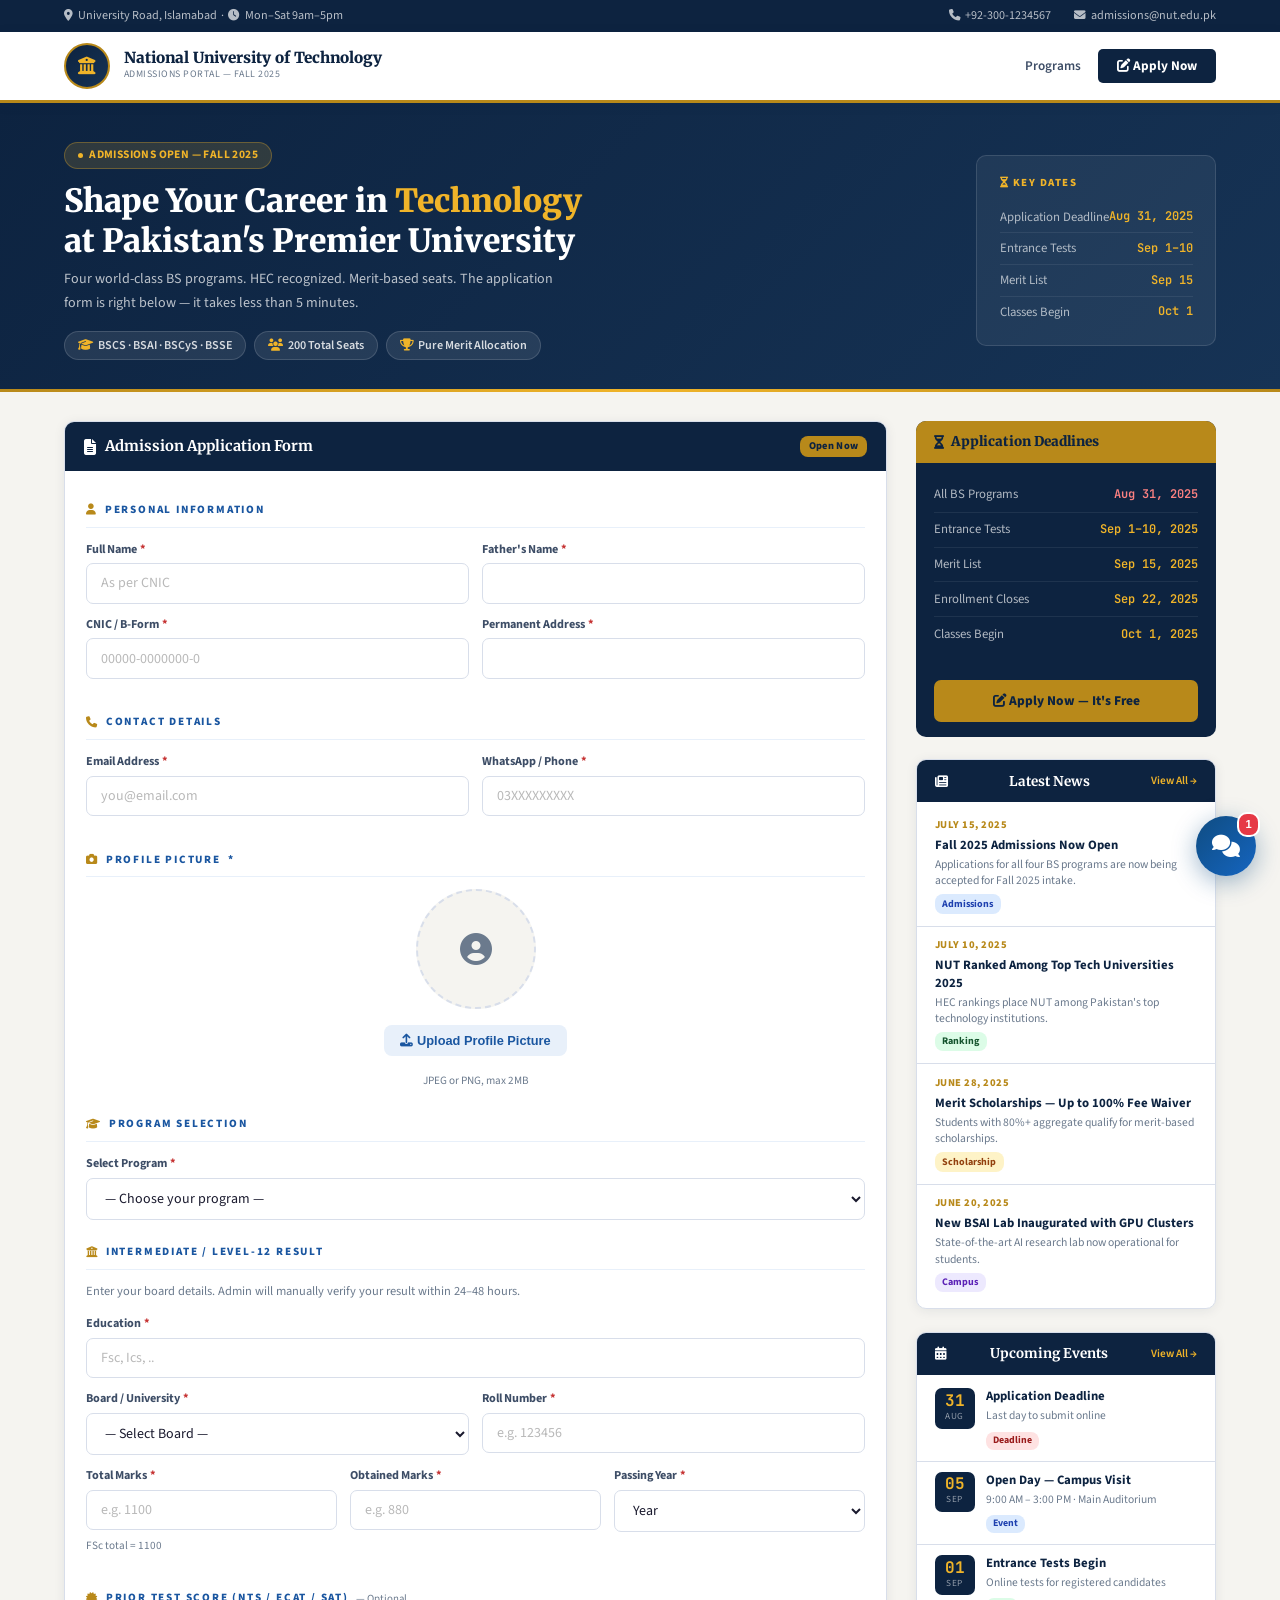
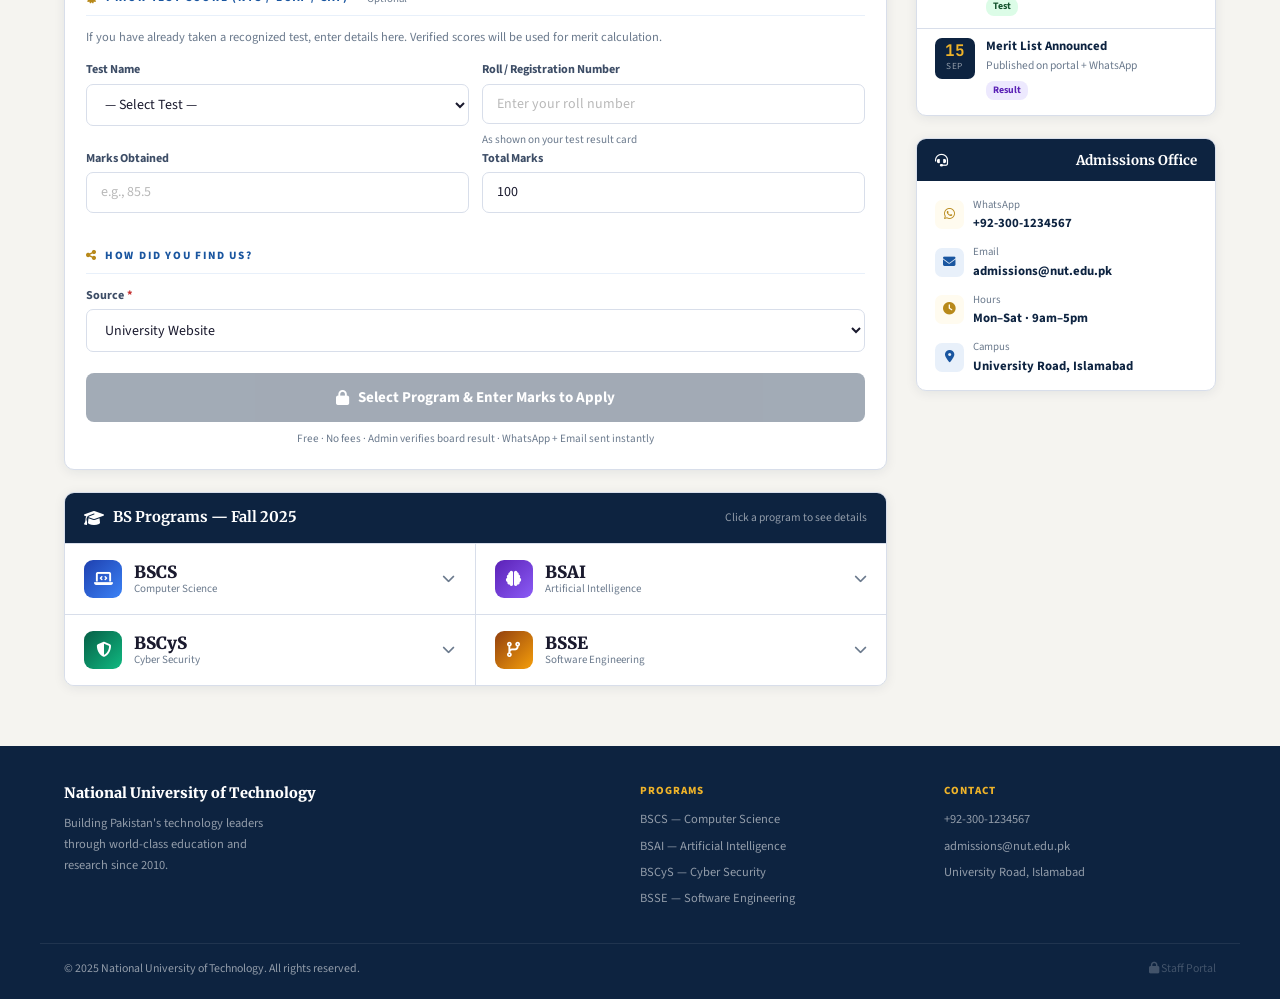
<file: index.html>
<!DOCTYPE html>
<html lang="en">
<head>
<meta charset="UTF-8">
<meta name="viewport" content="width=device-width, initial-scale=1.0">
<meta property="og:title" content="NUT Admissions 2025 — Apply Now">
<meta property="og:description" content="Apply for BSCS, BSAI, BSCyS, BSSE — Fall 2025">
<title>National University of Technology — Admissions 2025</title>
<link rel="preconnect" href="https://fonts.googleapis.com">
<link href="https://fonts.googleapis.com/css2?family=Merriweather:wght@400;700;900&family=Source+Sans+3:wght@300;400;500;600;700&family=JetBrains+Mono:wght@500&display=swap" rel="stylesheet">
<link rel="stylesheet" href="https://cdnjs.cloudflare.com/ajax/libs/font-awesome/6.4.0/css/all.min.css">
<style>
:root {
  --navy:     #0d2340;
  --navy2:    #163355;
  --gold:     #b8891a;
  --gold-lt:  #f0b429;
  --gold-bg:  #fffbef;
  --blue:     #1a56a0;
  --blue-lt:  #e8f0fa;
  --cream:    #f5f4f0;
  --white:    #ffffff;
  --text:     #1a1a2e;
  --text2:    #3d4d66;
  --muted:    #6b7a8d;
  --border:   #d8deea;
  --red:      #c53030;
  --green:    #276749;
  --green-bg: #f0fff4;
  --shadow:   0 2px 12px rgba(13,35,64,.08);
  --shadow-md:0 6px 24px rgba(13,35,64,.12);
}

*, *::before, *::after { margin:0; padding:0; box-sizing:border-box; }
html { scroll-behavior:smooth; }
body { font-family:'Source Sans 3',sans-serif; background:var(--cream); color:var(--text); line-height:1.6; }
::selection { background:var(--gold-lt); color:var(--navy); }
a { text-decoration:none; color:inherit; }

/* ── UTILITY BAR ── */
.util-bar { background:var(--navy); color:rgba(255,255,255,.7); font-size:.76rem; padding:.38rem 0; }
.util-inner { max-width:1200px; margin:0 auto; padding:0 1.5rem; display:flex; justify-content:space-between; align-items:center; flex-wrap:wrap; gap:.3rem; }
.util-bar a { color:rgba(255,255,255,.7); margin-left:1.3rem; transition:.2s; }
.util-bar a:hover { color:var(--gold-lt); }
.util-bar i { margin-right:.3rem; font-size:.72rem; }

/* ── HEADER ── */
.site-header {
  background:var(--white); border-bottom:3px solid var(--gold);
  position:sticky; top:0; z-index:300; box-shadow:var(--shadow);
}
.hdr-inner { max-width:1200px; margin:0 auto; padding:0 1.5rem; display:flex; align-items:center; justify-content:space-between; height:68px; gap:1rem; }
.logo { display:flex; align-items:center; gap:.85rem; }
.logo-badge { width:46px; height:46px; border-radius:50%; background:linear-gradient(135deg,var(--navy),var(--navy2)); display:flex; align-items:center; justify-content:center; color:var(--gold-lt); font-size:1.1rem; border:2px solid var(--gold); flex-shrink:0; }
.logo-text .name { font-family:'Merriweather',serif; font-size:.95rem; color:var(--navy); font-weight:900; line-height:1.2; }
.logo-text .sub { font-size:.62rem; color:var(--muted); letter-spacing:.5px; text-transform:uppercase; }
.nav-links { display:flex; align-items:center; gap:.2rem; }
.nav-links a { padding:.4rem .85rem; color:var(--text2); font-size:.83rem; font-weight:600; border-radius:5px; transition:.2s; }
.nav-links a:hover { color:var(--navy); background:var(--blue-lt); }
.nav-links .apply-btn { background:var(--navy); color:var(--white) !important; font-weight:700; padding:.4rem 1.2rem; }
.nav-links .apply-btn:hover { background:var(--navy2); }
.ham { display:none; background:none; border:none; color:var(--navy); font-size:1.3rem; cursor:pointer; }

/* ── HERO STRIP ── */
.hero-strip { background:linear-gradient(135deg,var(--navy) 0%,var(--navy2) 100%); color:var(--white); padding:2.4rem 0 2rem; position:relative; overflow:hidden; }
.hero-strip::after { content:''; position:absolute; bottom:0; left:0; right:0; height:3px; background:linear-gradient(90deg,var(--gold),var(--gold-lt),var(--gold)); }
.hero-inner { max-width:1200px; margin:0 auto; padding:0 1.5rem; display:flex; align-items:center; justify-content:space-between; gap:2rem; flex-wrap:wrap; }
.hero-text .chip { display:inline-flex; align-items:center; gap:.4rem; background:rgba(240,180,41,.15); border:1px solid rgba(240,180,41,.3); color:var(--gold-lt); padding:.22rem .8rem; border-radius:20px; font-size:.72rem; font-weight:700; letter-spacing:.4px; text-transform:uppercase; margin-bottom:.75rem; }
.hero-text .chip span { width:5px; height:5px; background:var(--gold-lt); border-radius:50%; animation:blink 1.4s infinite; }
@keyframes blink { 0%,100%{opacity:1} 50%{opacity:.2} }
.hero-text h1 { font-family:'Merriweather',serif; font-size:clamp(1.4rem,2.5vw,2rem); font-weight:900; line-height:1.25; margin-bottom:.45rem; }
.hero-text h1 em { color:var(--gold-lt); font-style:normal; }
.hero-text p { font-size:.88rem; color:rgba(255,255,255,.72); max-width:520px; line-height:1.65; }
.hero-badges { display:flex; flex-wrap:wrap; gap:.5rem; margin-top:1rem; }
.hbadge { background:rgba(255,255,255,.09); border:1px solid rgba(255,255,255,.14); color:rgba(255,255,255,.82); padding:.25rem .8rem; border-radius:20px; font-size:.76rem; font-weight:600; }
.hbadge i { margin-right:.3rem; color:var(--gold-lt); }
.hero-deadline { background:rgba(255,255,255,.06); border:1px solid rgba(255,255,255,.12); border-radius:10px; padding:1.1rem 1.4rem; min-width:220px; }
.hdl-label { font-size:.68rem; font-weight:800; letter-spacing:1.5px; text-transform:uppercase; color:var(--gold-lt); margin-bottom:.65rem; }
.hdl-item { display:flex; justify-content:space-between; align-items:center; padding:.32rem 0; border-bottom:1px solid rgba(255,255,255,.07); font-size:.8rem; }
.hdl-item:last-child { border-bottom:none; }
.hdl-item .lbl { color:rgba(255,255,255,.65); }
.hdl-item .val { font-family:'JetBrains Mono',monospace; color:var(--gold-lt); font-size:.75rem; font-weight:600; }
.hdl-item .val.red { color:#fc8181; }

/* ── PAGE LAYOUT ── */
.page-wrap { max-width:1200px; margin:0 auto; padding:1.8rem 1.5rem; display:grid; grid-template-columns:1fr 300px; gap:1.8rem; align-items:start; }

/* ── FORM COLUMN ── */
.form-col { display:flex; flex-direction:column; gap:1.4rem; }

/* CARDS */
.card { background:var(--white); border-radius:10px; border:1px solid var(--border); box-shadow:var(--shadow); overflow:hidden; }
.card-hd { background:var(--navy); color:var(--white); padding:.8rem 1.2rem; display:flex; align-items:center; gap:.55rem; }
.card-hd h2 { font-family:'Merriweather',serif; font-size:.92rem; font-weight:700; }
.card-hd .open-badge { background:var(--gold); color:var(--navy); font-size:.65rem; font-weight:800; padding:.12rem .55rem; border-radius:8px; margin-left:auto; letter-spacing:.3px; }
.card-body { padding:1.3rem; }

/* SOURCE LOCK BADGE */
.src-lock { display:none; align-items:center; gap:.55rem; justify-content:space-between; background:var(--blue-lt); border:1px solid rgba(26,86,160,.22); border-left:3px solid var(--blue); color:var(--navy); padding:.6rem .95rem; border-radius:8px; margin-bottom:1.1rem; font-size:.82rem; }
.src-lock .src-info { display:flex; align-items:center; gap:.45rem; font-weight:700; }
.src-lock .src-lock-note { font-size:.7rem; color:var(--muted); display:flex; align-items:center; gap:.3rem; }

/* FORM FIELDS */
.f-row { display:grid; grid-template-columns:1fr 1fr; gap:.8rem; }
.f-row3 { display:grid; grid-template-columns:1fr 1fr 1fr; gap:.8rem; }
.f-g { display:flex; flex-direction:column; gap:.25rem; margin-bottom:.7rem; }
.f-g:last-child { margin-bottom:0; }
.f-g label { font-size:.76rem; font-weight:700; color:var(--text2); }
.f-g label .req { color:var(--red); margin-left:1px; }
.f-g input, .f-g select {
  padding:.58rem .88rem; border:1.5px solid var(--border); border-radius:7px;
  font-size:.875rem; font-family:'Source Sans 3',sans-serif; color:var(--text);
  outline:none; transition:.2s; background:var(--white); width:100%;
}
.f-g select option { background:var(--white); }
.f-g input::placeholder { color:rgba(0,0,0,.28); }
.f-g input:focus, .f-g select:focus { border-color:var(--blue); box-shadow:0 0 0 3px rgba(26,86,160,.09); }
.f-hint { font-size:.7rem; color:var(--muted); margin-top:.16rem; }
.f-sec { font-size:.7rem; font-weight:800; letter-spacing:1.8px; text-transform:uppercase; color:var(--blue); padding:.55rem 0 .5rem; border-bottom:1.5px solid var(--blue-lt); margin:.9rem 0 .75rem; display:flex; align-items:center; gap:.45rem; }
.f-sec:first-child { margin-top:0; }
.f-sec i { color:var(--gold); }
.f-sec .opt { font-weight:400; text-transform:none; letter-spacing:0; color:var(--muted); font-size:.68rem; }

/* Profile Picture Upload */
.profile-upload {
    display: flex;
    flex-direction: column;
    align-items: center;
    gap: 1rem;
    margin-bottom: 1rem;
}
.profile-preview {
    width: 120px;
    height: 120px;
    border-radius: 50%;
    object-fit: cover;
    border: 3px solid var(--gold);
    background: var(--cream);
    box-shadow: var(--shadow);
}
.profile-preview-placeholder {
    width: 120px;
    height: 120px;
    border-radius: 50%;
    background: var(--cream);
    border: 2px dashed var(--border);
    display: flex;
    align-items: center;
    justify-content: center;
    font-size: 2rem;
    color: var(--muted);
}
.upload-btn {
    background: var(--blue-lt);
    color: var(--blue);
    padding: .5rem 1rem;
    border-radius: 8px;
    cursor: pointer;
    font-size: .8rem;
    font-weight: 600;
    border: none;
    transition: .2s;
}
.upload-btn:hover {
    background: var(--blue);
    color: white;
}
#profile_picture_input {
    display: none;
}

/* ELIGIBILITY */
.elig-msg { border-radius:8px; padding:.6rem .88rem; font-size:.81rem; display:none; align-items:center; gap:.45rem; margin-top:.25rem; }
.elig-msg.pass { background:var(--green-bg); border:1px solid rgba(39,103,73,.22); color:var(--green); display:flex; }
.elig-msg.fail { background:#fff5f5; border:1px solid rgba(197,48,48,.22); color:var(--red); display:flex; }

/* SUBMIT */
.btn-submit { width:100%; background:var(--navy); color:var(--white); border:none; padding:.9rem; border-radius:8px; font-size:.94rem; font-weight:700; cursor:pointer; font-family:'Source Sans 3',sans-serif; display:flex; align-items:center; justify-content:center; gap:.55rem; transition:.25s; }
.btn-submit:hover:not(:disabled) { background:var(--navy2); box-shadow:var(--shadow-md); transform:translateY(-1px); }
.btn-submit:disabled { opacity:.38; cursor:not-allowed; transform:none; }
.submit-note { font-size:.7rem; color:var(--muted); text-align:center; margin-top:.5rem; }

/* FORM ALERT */
.f-alert { padding:.8rem 1rem; border-radius:8px; font-size:.82rem; display:flex; align-items:flex-start; gap:.5rem; margin-top:.8rem; }
.f-alert-ok  { background:var(--green-bg); border:1px solid rgba(39,103,73,.18); color:var(--green); }
.f-alert-err { background:#fff5f5; border:1px solid rgba(197,48,48,.18); color:var(--red); }

/* ── PROGRAMS SECTION (accordion cards) ── */
.prog-section { background:var(--white); border-radius:10px; border:1px solid var(--border); box-shadow:var(--shadow); overflow:hidden; }
.prog-section-head { background:var(--navy); color:var(--white); padding:.8rem 1.2rem; display:flex; align-items:center; gap:.55rem; }
.prog-section-head h2 { font-family:'Merriweather',serif; font-size:.92rem; font-weight:700; }
.prog-cards-grid { display:grid; grid-template-columns:1fr 1fr; gap:0; border-top:1px solid var(--border); }

/* Individual program card */
.prog-card { border-right:1px solid var(--border); border-bottom:1px solid var(--border); overflow:hidden; }
.prog-card:nth-child(2n) { border-right:none; }
.prog-card:nth-child(3), .prog-card:nth-child(4) { border-bottom:none; }

.prog-card-header {
  display:flex; align-items:center; justify-content:space-between;
  padding:1rem 1.2rem; cursor:pointer; user-select:none; transition:.18s;
  background:var(--white);
}
.prog-card-header:hover { background:var(--cream); }
.prog-card-header.active { background:var(--navy); color:var(--white); }

.prog-name-wrap { display:flex; align-items:center; gap:.75rem; }
.prog-dot { width:38px; height:38px; border-radius:9px; display:flex; align-items:center; justify-content:center; font-size:.95rem; flex-shrink:0; }
.dot-cs  { background:linear-gradient(135deg,#1e40af,#3b82f6); color:#fff; }
.dot-ai  { background:linear-gradient(135deg,#5b21b6,#8b5cf6); color:#fff; }
.dot-cy  { background:linear-gradient(135deg,#065f46,#10b981); color:#fff; }
.dot-se  { background:linear-gradient(135deg,#92400e,#f59e0b); color:#fff; }
.prog-abbr { font-family:'Merriweather',serif; font-size:1.05rem; font-weight:900; line-height:1.1; }
.prog-abbr small { display:block; font-family:'Source Sans 3',sans-serif; font-size:.69rem; font-weight:400; color:var(--muted); margin-top:.1rem; }
.prog-card-header.active .prog-abbr small { color:rgba(255,255,255,.6); }
.prog-toggle { font-size:.82rem; color:var(--muted); transition:.3s; }
.prog-card-header.active .prog-toggle { transform:rotate(180deg); color:var(--gold-lt); }

/* Sliding detail */
.prog-detail {
  max-height:0; overflow:hidden; transition:max-height .32s ease;
  background:rgba(232,240,250,.4); border-top:0 solid var(--border);
}
.prog-detail.open { max-height:320px; border-top:1px solid var(--border); }
.prog-detail-inner { padding:1rem 1.2rem; }
.prog-detail-inner p { font-size:.8rem; color:var(--text2); line-height:1.65; margin-bottom:.75rem; }
.prog-meta-list { display:flex; flex-direction:column; gap:.3rem; }
.pm-row { display:flex; justify-content:space-between; align-items:center; font-size:.78rem; padding:.25rem 0; border-bottom:1px solid rgba(0,0,0,.05); }
.pm-row:last-child { border-bottom:none; }
.pm-row .pm-lbl { color:var(--muted); }
.pm-row .pm-val { font-weight:700; color:var(--navy); }
.prog-apply-link { display:inline-flex; align-items:center; gap:.4rem; margin-top:.75rem; background:var(--navy); color:var(--white); padding:.45rem 1rem; border-radius:6px; font-size:.78rem; font-weight:700; transition:.2s; cursor:pointer; border:none; font-family:inherit; }
.prog-apply-link:hover { background:var(--blue); }

/* ── SIDEBAR ── */
.sidebar-col { display:flex; flex-direction:column; gap:1.4rem; position:sticky; top:82px; }

/* Deadline card */
.dl-card { background:var(--navy); color:var(--white); border-radius:10px; overflow:hidden; }
.dl-hd { background:var(--gold); color:var(--navy); padding:.65rem 1.1rem; font-family:'Merriweather',serif; font-size:.84rem; font-weight:900; display:flex; align-items:center; gap:.45rem; }
.dl-body { padding:.9rem 1.1rem; }
.dl-row { display:flex; justify-content:space-between; align-items:center; padding:.42rem 0; border-bottom:1px solid rgba(255,255,255,.07); font-size:.8rem; }
.dl-row:last-child { border-bottom:none; }
.dl-row .l { color:rgba(255,255,255,.68); }
.dl-row .v { font-family:'JetBrains Mono',monospace; color:var(--gold-lt); font-size:.75rem; font-weight:600; }
.dl-row .v.urgent { color:#fc8181; }
.dl-btn { display:block; margin:.9rem 1.1rem .9rem; background:var(--gold); color:var(--navy); text-align:center; padding:.65rem; border-radius:7px; font-weight:800; font-size:.84rem; transition:.2s; }
.dl-btn:hover { background:var(--gold-lt); }

/* Sidebar card */
.sb-card { background:var(--white); border-radius:10px; border:1px solid var(--border); box-shadow:var(--shadow); overflow:hidden; }
.sb-hd { background:var(--navy); color:var(--white); padding:.65rem 1.1rem; font-family:'Merriweather',serif; font-size:.84rem; font-weight:700; display:flex; align-items:center; gap:.45rem; justify-content:space-between; }
.sb-hd a { font-size:.7rem; color:var(--gold-lt); font-family:'Source Sans 3',sans-serif; font-weight:600; }
.sb-hd i { font-size:.82rem; }

/* News list */
.news-list { padding:.25rem 0; }
.news-item { padding:.65rem 1.1rem; border-bottom:1px solid var(--border); transition:.18s; }
.news-item:last-child { border-bottom:none; }
.news-item:hover { background:var(--blue-lt); }
.news-date { font-size:.66rem; font-weight:800; color:var(--gold); text-transform:uppercase; letter-spacing:.5px; margin-bottom:.2rem; }
.news-title { font-size:.8rem; font-weight:700; color:var(--navy); line-height:1.35; margin-bottom:.18rem; }
.news-desc { font-size:.73rem; color:var(--muted); line-height:1.4; }
.news-tag { display:inline-block; font-size:.63rem; font-weight:700; padding:.1rem .48rem; border-radius:8px; margin-top:.28rem; }
.nt-adm   { background:#dbeafe; color:#1e40af; }
.nt-rank  { background:#dcfce7; color:#14532d; }
.nt-sch   { background:#fef3c7; color:#92400e; }
.nt-camp  { background:#ede9fe; color:#5b21b6; }

/* Events list */
.events-list { padding:.25rem 0; }
.ev-item { padding:.6rem 1.1rem; border-bottom:1px solid var(--border); display:flex; gap:.7rem; align-items:flex-start; }
.ev-item:last-child { border-bottom:none; }
.ev-date { background:var(--navy); color:var(--white); border-radius:7px; padding:.3rem .45rem; text-align:center; flex-shrink:0; min-width:40px; }
.ev-date .ed { font-family:'JetBrains Mono',monospace; font-size:1rem; font-weight:700; color:var(--gold-lt); line-height:1; }
.ev-date .em { font-size:.58rem; text-transform:uppercase; color:rgba(255,255,255,.55); letter-spacing:.4px; }
.ev-info .et { font-size:.8rem; font-weight:700; color:var(--navy); line-height:1.3; }
.ev-info .es { font-size:.72rem; color:var(--muted); margin-top:.15rem; }
.ev-badge { font-size:.62rem; font-weight:700; padding:.08rem .45rem; border-radius:8px; display:inline-block; margin-top:.22rem; }
.evb-dead { background:#fee2e2; color:#991b1b; }
.evb-ev   { background:#dbeafe; color:#1e40af; }
.evb-test { background:#dcfce7; color:#14532d; }
.evb-res  { background:#ede9fe; color:#5b21b6; }

/* Contact mini */
.contact-mini { padding:.9rem 1.1rem; display:flex; flex-direction:column; gap:.6rem; }
.cm-item { display:flex; align-items:center; gap:.6rem; }
.cm-ic { width:29px; height:29px; border-radius:7px; display:flex; align-items:center; justify-content:center; font-size:.78rem; flex-shrink:0; }
.cm-gold { background:var(--gold-bg); color:var(--gold); }
.cm-blue { background:var(--blue-lt); color:var(--blue); }
.cm-lbl { font-size:.68rem; color:var(--muted); }
.cm-val { font-size:.8rem; font-weight:700; color:var(--navy); }

/* ── FOOTER ── */
.site-footer { background:var(--navy); color:rgba(255,255,255,.55); padding:2.2rem 0 1.2rem; margin-top:2rem; }
.footer-inner { max-width:1200px; margin:0 auto; padding:0 1.5rem; display:grid; grid-template-columns:2fr 1fr 1fr; gap:2rem; margin-bottom:1.8rem; }
.fb-name { font-family:'Merriweather',serif; font-size:.9rem; color:var(--white); font-weight:900; margin-bottom:.55rem; }
.fb-desc { font-size:.78rem; line-height:1.65; max-width:220px; }
.fc h4 { font-size:.69rem; font-weight:800; letter-spacing:1px; text-transform:uppercase; color:var(--gold-lt); margin-bottom:.7rem; }
.fc a  { display:block; font-size:.78rem; color:rgba(255,255,255,.55); margin-bottom:.38rem; transition:.18s; }
.fc a:hover { color:var(--gold-lt); }
.footer-btm { border-top:1px solid rgba(255,255,255,.08); max-width:1200px; margin:0 auto; padding:1rem 1.5rem 0; display:flex; justify-content:space-between; align-items:center; font-size:.74rem; flex-wrap:wrap; gap:.5rem; }
.footer-btm a { color:rgba(255,255,255,.22); transition:.18s; }
.footer-btm a:hover { color:rgba(255,255,255,.6); }

/* ── MOBILE ── */
@media(max-width:960px) {
  .page-wrap { grid-template-columns:1fr; }
  .sidebar-col { position:static; }
  .prog-cards-grid { grid-template-columns:1fr; }
  .prog-card { border-right:none !important; }
  .prog-card:nth-child(3) { border-bottom:1px solid var(--border) !important; }
  .f-row,.f-row3 { grid-template-columns:1fr; }
  .hero-inner { flex-direction:column; gap:1.2rem; }
  .hero-deadline { width:100%; }
  .footer-inner { grid-template-columns:1fr 1fr; }
}
@media(max-width:640px) {
  .nav-links { display:none; position:fixed; inset:68px 0 0; background:var(--white); flex-direction:column; padding:1.4rem; gap:.3rem; z-index:299; border-top:2px solid var(--gold); overflow-y:auto; }
  .nav-links.open { display:flex; }
  .ham { display:block; }
  .util-bar .util-right { display:none; }
  .footer-inner { grid-template-columns:1fr; }
}
</style>
</head>
<body>

<!-- UTILITY BAR -->
<div class="util-bar">
  <div class="util-inner">
    <div><i class="fas fa-map-marker-alt"></i>University Road, Islamabad &nbsp;·&nbsp; <i class="fas fa-clock"></i>Mon–Sat 9am–5pm</div>
    <div class="util-right">
      <a href="tel:+923001234567"><i class="fas fa-phone"></i>+92-300-1234567</a>
      <a href="mailto:admissions@nut.edu.pk"><i class="fas fa-envelope"></i>admissions@nut.edu.pk</a>
    </div>
  </div>
</div>

<!-- HEADER -->
<header class="site-header">
  <div class="hdr-inner">
    <div class="logo">
      <div class="logo-badge"><i class="fas fa-university"></i></div>
      <div class="logo-text">
        <div class="name">National University of Technology</div>
        <div class="sub">Admissions Portal — Fall 2025</div>
      </div>
    </div>
    <button class="ham" onclick="document.getElementById('navLinks').classList.toggle('open')"><i class="fas fa-bars"></i></button>
    <nav class="nav-links" id="navLinks">
      <a href="#programs-sec">Programs</a>
      <a href="#apply" class="apply-btn"><i class="fas fa-edit"></i> Apply Now</a>
    </nav>
  </div>
</header>

<!-- HERO STRIP -->
<div class="hero-strip">
  <div class="hero-inner">
    <div class="hero-text">
      <div class="chip"><span></span> Admissions Open — Fall 2025</div>
      <h1>Shape Your Career in <em>Technology</em><br>at Pakistan's Premier University</h1>
      <p>Four world-class BS programs. HEC recognized. Merit-based seats. The application form is right below — it takes less than 5 minutes.</p>
      <div class="hero-badges">
        <div class="hbadge"><i class="fas fa-graduation-cap"></i>BSCS · BSAI · BSCyS · BSSE</div>
        <div class="hbadge"><i class="fas fa-users"></i>200 Total Seats</div>
        <div class="hbadge"><i class="fas fa-trophy"></i>Pure Merit Allocation</div>
      </div>
    </div>
    <div class="hero-deadline">
      <div class="hdl-label"><i class="fas fa-hourglass-half"></i> Key Dates</div>
      <div class="hdl-item"><span class="lbl">Application Deadline</span><span class="val urgent">Aug 31, 2025</span></div>
      <div class="hdl-item"><span class="lbl">Entrance Tests</span><span class="val">Sep 1–10</span></div>
      <div class="hdl-item"><span class="lbl">Merit List</span><span class="val">Sep 15</span></div>
      <div class="hdl-item"><span class="lbl">Classes Begin</span><span class="val">Oct 1</span></div>
    </div>
  </div>
</div>

<!-- PAGE WRAP: FORM + SIDEBAR -->
<div class="page-wrap" id="apply">

  <!-- ── LEFT: FORM + PROGRAMS ── -->
  <div class="form-col">

    <!-- APPLICATION FORM -->
    <div class="card">
      <div class="card-hd">
        <i class="fas fa-file-alt"></i>
        <h2>Admission Application Form</h2>
        <span class="open-badge">Open Now</span>
      </div>
      <div class="card-body">

        <!-- Source lock badge (shown when from external) -->
        <div class="src-lock" id="srcLockBadge">
          <div class="src-info" id="srcLockInfo"></div>
          <div class="src-lock-note"><i class="fas fa-lock"></i> Auto-detected & locked</div>
        </div>

        <form id="leadForm" novalidate>

          <!-- PERSONAL -->
          <div class="f-sec"><i class="fas fa-user"></i> Personal Information</div>
          <div class="f-row">
            <div class="f-g"><label>Full Name <span class="req">*</span></label><input type="text" name="full_name" id="full_name" placeholder="As per CNIC" required></div>
            <div class="f-g"><label>Father's Name <span class="req">*</span></label><input type="text" name="father_name" id="father_name" required></div>
          </div>
          <div class="f-row">
            <div class="f-g"><label>CNIC / B-Form <span class="req">*</span></label><input type="text" name="cnic" id="cnic" placeholder="00000-0000000-0" required></div>
            <div class="f-g"><label>Permanent Address <span class="req">*</span></label><input type="text" name="address" id="address" required></div>
          </div>

          <!-- CONTACT -->
          <div class="f-sec"><i class="fas fa-phone"></i> Contact Details</div>
          <div class="f-row">
            <div class="f-g"><label>Email Address <span class="req">*</span></label><input type="email" name="email" id="email" placeholder="you@email.com" required></div>
            <div class="f-g"><label>WhatsApp / Phone <span class="req">*</span></label><input type="tel" name="phone" id="phone" placeholder="03XXXXXXXXX" required></div>
          </div>

          <!-- PROFILE PICTURE (MANDATORY) -->
          <div class="f-sec"><i class="fas fa-camera"></i> Profile Picture <span class="req">*</span></div>
          <div class="profile-upload">
              <div id="profilePreview">
                  <div class="profile-preview-placeholder">
                      <i class="fas fa-user-circle"></i>
                  </div>
              </div>
              <button type="button" class="upload-btn" onclick="document.getElementById('profile_picture_input').click()">
                  <i class="fas fa-upload"></i> Upload Profile Picture
              </button>
              <input type="file" id="profile_picture_input" accept="image/jpeg,image/png,image/jpg" style="display:none">
              <small style="color:var(--muted);font-size:.7rem">JPEG or PNG, max 2MB</small>
          </div>

          <!-- PROGRAM -->
          <div class="f-sec"><i class="fas fa-graduation-cap"></i> Program Selection</div>
          <div class="f-g">
            <label>Select Program <span class="req">*</span></label>
            <select name="interested_program" id="program" required onchange="checkElig()">
              <option value="">— Choose your program —</option>
              <option value="bscs">BSCS — Computer Science (Min 60%)</option>
              <option value="bsai">BSAI — Artificial Intelligence (Min 65%)</option>
              <option value="bscys">BSCyS — Cyber Security (Min 60%)</option>
              <option value="bsse">BSSE — Software Engineering (Min 60%)</option>
            </select>
          </div>

          <!-- BOARD RESULT -->
          <div class="f-sec"><i class="fas fa-university"></i> Intermediate / Level-12 Result</div>
          <p style="font-size:.78rem;color:var(--muted);margin-bottom:.75rem">Enter your board details. Admin will manually verify your result within 24–48 hours.</p>
          <div class="f-g"><label>Education <span class="req">*</span></label><input type="text" name="education" id="education" placeholder="Fsc, Ics, .." required></div>
          <div class="f-row">
            <div class="f-g"><label>Board / University <span class="req">*</span></label>
              <select name="board_university" id="board_university" required>
                <option value="">— Select Board —</option>
                <option>FBISE (Federal Board, Islamabad)</option>
                <option>BISE Lahore</option><option>BISE Rawalpindi</option>
                <option>BISE Faisalabad</option><option>BISE Multan</option>
                <option>BISE Sargodha</option><option>BISE Gujranwala</option>
                <option>BISE Sahiwal</option><option>BISE Bahawalpur</option>
                <option>BISE DG Khan</option><option>BISE Peshawar</option>
                <option>BISE Mardan</option><option>BISE Abbottabad</option>
                <option>BISE Karachi</option><option>BISE Hyderabad</option>
                <option>Cambridge A-Levels</option><option>Other Board</option>
              </select>
            </div>
            <div class="f-g"><label>Roll Number <span class="req">*</span></label><input type="text" name="inter_roll_no" id="inter_roll_no" placeholder="e.g. 123456" required></div>
          </div>
          <div class="f-row3">
            <div class="f-g"><label>Total Marks <span class="req">*</span></label><input type="number" name="inter_total_marks" id="inter_total" min="100" max="2000" placeholder="e.g. 1100" required oninput="checkElig()"><div class="f-hint">FSc total = 1100</div></div>
            <div class="f-g"><label>Obtained Marks <span class="req">*</span></label><input type="number" name="inter_obtained_marks" id="inter_obtained" min="0" max="2000" placeholder="e.g. 880" required oninput="checkElig()"></div>
            <div class="f-g"><label>Passing Year <span class="req">*</span></label>
              <select name="inter_passing_year" id="inter_year" required>
                <option value="">Year</option>
                <option>2025</option><option>2024</option><option>2023</option>
                <option>2022</option><option>2021</option><option>2020</option>
              </select>
            </div>
          </div>
          <div class="elig-msg" id="eligMsg"></div>

          <!-- UNIFIED PRIOR TEST SECTION -->
          <div class="f-sec"><i class="fas fa-certificate"></i> Prior Test Score (NTS / ECAT / SAT) <span class="opt">— Optional</span></div>
          <p style="font-size:.78rem;color:var(--muted);margin-bottom:.75rem">If you have already taken a recognized test, enter details here. Verified scores will be used for merit calculation.</p>

          <div class="f-row">
              <div class="f-g">
                  <label>Test Name</label>
                  <select name="prior_test_name" id="prior_test_name">
                      <option value="">— Select Test —</option>
                      <option value="nts">NTS (National Testing Service)</option>
                      <option value="ecat">ECAT (Engineering College Admission Test)</option>
                      <option value="sat">SAT (Scholastic Assessment Test)</option>
                      <option value="other">Other Recognized Test</option>
                  </select>
              </div>
              <div class="f-g">
                  <label>Roll / Registration Number</label>
                  <input type="text" name="prior_test_roll_no" id="prior_roll" placeholder="Enter your roll number">
                  <div class="f-hint">As shown on your test result card</div>
              </div>
          </div>

          <div class="f-row">
              <div class="f-g">
                  <label>Marks Obtained</label>
                  <input type="number" name="prior_test_marks" id="prior_marks" min="0" step="0.01" placeholder="e.g., 85.5">
              </div>
              <div class="f-g">
                  <label>Total Marks</label>
                  <input type="number" name="prior_test_total" id="prior_total" min="1" step="0.01" placeholder="e.g., 100" value="100">
              </div>
          </div>

          <div id="priorTestValidation" style="display:none; padding:.6rem; border-radius:8px; margin-top:.5rem; font-size:.8rem;"></div>

          <!-- SOURCE -->
          <div class="f-sec"><i class="fas fa-share-alt"></i> How Did You Find Us?</div>
          <div class="f-g">
            <label>Source <span class="req">*</span></label>
            <select name="source" id="source" required>
              <option value="website">University Website</option>
              <option value="facebook">Facebook</option>
              <option value="instagram">Instagram</option>
              <option value="twitter">Twitter / X</option>
              <option value="youtube">YouTube</option>
              <option value="friend">Friend / Family</option>
              <option value="newspaper">Newspaper</option>
              <option value="other">Other</option>
            </select>
          </div>

          <!-- SUBMIT -->
          <div style="margin-top:1.3rem">
            <button type="submit" class="btn-submit" id="submitBtn" disabled>
              <i class="fas fa-lock"></i> Select Program & Enter Marks to Apply
            </button>
            <div class="submit-note">Free · No fees · Admin verifies board result · WhatsApp + Email sent instantly</div>
          </div>
          <div id="formMsg"></div>
        </form>
      </div>
    </div>

    <!-- PROGRAMS SECTION -->
    <div class="prog-section" id="programs-sec">
      <div class="prog-section-head">
        <i class="fas fa-graduation-cap"></i>
        <h2>BS Programs — Fall 2025</h2>
        <span style="margin-left:auto;font-size:.72rem;color:rgba(255,255,255,.55)">Click a program to see details</span>
      </div>
      <div class="prog-cards-grid">

        <!-- BSCS -->
        <div class="prog-card">
          <div class="prog-card-header" onclick="toggleProg('bscs',this)">
            <div class="prog-name-wrap">
              <div class="prog-dot dot-cs"><i class="fas fa-laptop-code"></i></div>
              <div class="prog-abbr">BSCS<small>Computer Science</small></div>
            </div>
            <i class="fas fa-chevron-down prog-toggle"></i>
          </div>
          <div class="prog-detail" id="detail-bscs">
            <div class="prog-detail-inner">
              <p>Build expertise in algorithms, databases, networking, AI and software systems. Prepares graduates for top roles in technology companies.</p>
              <div class="prog-meta-list">
                <div class="pm-row"><span class="pm-lbl">Total Seats</span><span class="pm-val">60</span></div>
                <div class="pm-row"><span class="pm-lbl">Min. Percentage</span><span class="pm-val">60%</span></div>
                <div class="pm-row"><span class="pm-lbl">Duration</span><span class="pm-val">4 Years (8 Semesters)</span></div>
                <div class="pm-row"><span class="pm-lbl">Semester Fee</span><span class="pm-val">PKR 45,000</span></div>
                <div class="pm-row"><span class="pm-lbl">Eligibility</span><span class="pm-val">FSc / ICS / A-Levels</span></div>
              </div>
              <button class="prog-apply-link" onclick="applyForProg('bscs')"><i class="fas fa-edit"></i> Apply for BSCS</button>
            </div>
          </div>
        </div>

        <!-- BSAI -->
        <div class="prog-card">
          <div class="prog-card-header" onclick="toggleProg('bsai',this)">
            <div class="prog-name-wrap">
              <div class="prog-dot dot-ai"><i class="fas fa-brain"></i></div>
              <div class="prog-abbr">BSAI<small>Artificial Intelligence</small></div>
            </div>
            <i class="fas fa-chevron-down prog-toggle"></i>
          </div>
          <div class="prog-detail" id="detail-bsai">
            <div class="prog-detail-inner">
              <p>Specialize in machine learning, deep learning, NLP and computer vision. Pakistan's most in-demand degree for the AI era.</p>
              <div class="prog-meta-list">
                <div class="pm-row"><span class="pm-lbl">Total Seats</span><span class="pm-val">40</span></div>
                <div class="pm-row"><span class="pm-lbl">Min. Percentage</span><span class="pm-val">65%</span></div>
                <div class="pm-row"><span class="pm-lbl">Duration</span><span class="pm-val">4 Years (8 Semesters)</span></div>
                <div class="pm-row"><span class="pm-lbl">Semester Fee</span><span class="pm-val">PKR 45,000</span></div>
                <div class="pm-row"><span class="pm-lbl">Eligibility</span><span class="pm-val">FSc / ICS / A-Levels</span></div>
              </div>
              <button class="prog-apply-link" onclick="applyForProg('bsai')"><i class="fas fa-edit"></i> Apply for BSAI</button>
            </div>
          </div>
        </div>

        <!-- BSCyS -->
        <div class="prog-card">
          <div class="prog-card-header" onclick="toggleProg('bscys',this)">
            <div class="prog-name-wrap">
              <div class="prog-dot dot-cy"><i class="fas fa-shield-alt"></i></div>
              <div class="prog-abbr">BSCyS<small>Cyber Security</small></div>
            </div>
            <i class="fas fa-chevron-down prog-toggle"></i>
          </div>
          <div class="prog-detail" id="detail-bscys">
            <div class="prog-detail-inner">
              <p>Master ethical hacking, cryptography, network security and digital forensics. Cyber security professionals are among the highest paid in tech.</p>
              <div class="prog-meta-list">
                <div class="pm-row"><span class="pm-lbl">Total Seats</span><span class="pm-val">40</span></div>
                <div class="pm-row"><span class="pm-lbl">Min. Percentage</span><span class="pm-val">60%</span></div>
                <div class="pm-row"><span class="pm-lbl">Duration</span><span class="pm-val">4 Years (8 Semesters)</span></div>
                <div class="pm-row"><span class="pm-lbl">Semester Fee</span><span class="pm-val">PKR 45,000</span></div>
                <div class="pm-row"><span class="pm-lbl">Eligibility</span><span class="pm-val">FSc / ICS / A-Levels</span></div>
              </div>
              <button class="prog-apply-link" onclick="applyForProg('bscys')"><i class="fas fa-edit"></i> Apply for BSCyS</button>
            </div>
          </div>
        </div>

        <!-- BSSE -->
        <div class="prog-card">
          <div class="prog-card-header" onclick="toggleProg('bsse',this)">
            <div class="prog-name-wrap">
              <div class="prog-dot dot-se"><i class="fas fa-code-branch"></i></div>
              <div class="prog-abbr">BSSE<small>Software Engineering</small></div>
            </div>
            <i class="fas fa-chevron-down prog-toggle"></i>
          </div>
          <div class="prog-detail" id="detail-bsse">
            <div class="prog-detail-inner">
              <p>Learn Agile, DevOps, software architecture, testing and project management. Build real-world software products from day one.</p>
              <div class="prog-meta-list">
                <div class="pm-row"><span class="pm-lbl">Total Seats</span><span class="pm-val">60</span></div>
                <div class="pm-row"><span class="pm-lbl">Min. Percentage</span><span class="pm-val">60%</span></div>
                <div class="pm-row"><span class="pm-lbl">Duration</span><span class="pm-val">4 Years (8 Semesters)</span></div>
                <div class="pm-row"><span class="pm-lbl">Semester Fee</span><span class="pm-val">PKR 45,000</span></div>
                <div class="pm-row"><span class="pm-lbl">Eligibility</span><span class="pm-val">FSc / ICS / A-Levels</span></div>
              </div>
              <button class="prog-apply-link" onclick="applyForProg('bsse')"><i class="fas fa-edit"></i> Apply for BSSE</button>
            </div>
          </div>
        </div>

      </div><!-- /prog-cards-grid -->
    </div>

  </div><!-- /form-col -->

  <!-- ── RIGHT: SIDEBAR ── -->
  <div class="sidebar-col">

    <!-- DEADLINES -->
    <div class="dl-card">
      <div class="dl-hd"><i class="fas fa-hourglass-half"></i> Application Deadlines</div>
      <div class="dl-body">
        <div class="dl-row"><span class="l">All BS Programs</span><span class="v urgent">Aug 31, 2025</span></div>
        <div class="dl-row"><span class="l">Entrance Tests</span><span class="v">Sep 1–10, 2025</span></div>
        <div class="dl-row"><span class="l">Merit List</span><span class="v">Sep 15, 2025</span></div>
        <div class="dl-row"><span class="l">Enrollment Closes</span><span class="v">Sep 22, 2025</span></div>
        <div class="dl-row"><span class="l">Classes Begin</span><span class="v">Oct 1, 2025</span></div>
      </div>
      <a href="#apply" class="dl-btn"><i class="fas fa-edit"></i> Apply Now — It's Free</a>
    </div>

    <!-- NEWS -->
    <div class="sb-card">
      <div class="sb-hd"><i class="fas fa-newspaper"></i> Latest News <a href="#">View All →</a></div>
      <div class="news-list">
        <div class="news-item">
          <div class="news-date">July 15, 2025</div>
          <div class="news-title">Fall 2025 Admissions Now Open</div>
          <div class="news-desc">Applications for all four BS programs are now being accepted for Fall 2025 intake.</div>
          <span class="news-tag nt-adm">Admissions</span>
        </div>
        <div class="news-item">
          <div class="news-date">July 10, 2025</div>
          <div class="news-title">NUT Ranked Among Top Tech Universities 2025</div>
          <div class="news-desc">HEC rankings place NUT among Pakistan's top technology institutions.</div>
          <span class="news-tag nt-rank">Ranking</span>
        </div>
        <div class="news-item">
          <div class="news-date">June 28, 2025</div>
          <div class="news-title">Merit Scholarships — Up to 100% Fee Waiver</div>
          <div class="news-desc">Students with 80%+ aggregate qualify for merit-based scholarships.</div>
          <span class="news-tag nt-sch">Scholarship</span>
        </div>
        <div class="news-item">
          <div class="news-date">June 20, 2025</div>
          <div class="news-title">New BSAI Lab Inaugurated with GPU Clusters</div>
          <div class="news-desc">State-of-the-art AI research lab now operational for students.</div>
          <span class="news-tag nt-camp">Campus</span>
        </div>
      </div>
    </div>

    <!-- UPCOMING EVENTS -->
    <div class="sb-card">
      <div class="sb-hd"><i class="fas fa-calendar-alt"></i> Upcoming Events <a href="#">View All →</a></div>
      <div class="events-list">
        <div class="ev-item">
          <div class="ev-date"><div class="ed">31</div><div class="em">Aug</div></div>
          <div class="ev-info">
            <div class="et">Application Deadline</div>
            <div class="es">Last day to submit online</div>
            <span class="ev-badge evb-dead">Deadline</span>
          </div>
        </div>
        <div class="ev-item">
          <div class="ev-date"><div class="ed">05</div><div class="em">Sep</div></div>
          <div class="ev-info">
            <div class="et">Open Day — Campus Visit</div>
            <div class="es">9:00 AM – 3:00 PM · Main Auditorium</div>
            <span class="ev-badge evb-ev">Event</span>
          </div>
        </div>
        <div class="ev-item">
          <div class="ev-date"><div class="ed">01</div><div class="em">Sep</div></div>
          <div class="ev-info">
            <div class="et">Entrance Tests Begin</div>
            <div class="es">Online tests for registered candidates</div>
            <span class="ev-badge evb-test">Test</span>
          </div>
        </div>
        <div class="ev-item">
          <div class="ev-date"><div class="ed">15</div><div class="em">Sep</div></div>
          <div class="ev-info">
            <div class="et">Merit List Announced</div>
            <div class="es">Published on portal + WhatsApp</div>
            <span class="ev-badge evb-res">Result</span>
          </div>
        </div>
      </div>
    </div>

    <!-- CONTACT -->
    <div class="sb-card">
      <div class="sb-hd"><i class="fas fa-headset"></i> Admissions Office</div>
      <div class="contact-mini">
        <div class="cm-item"><div class="cm-ic cm-gold"><i class="fab fa-whatsapp"></i></div><div><div class="cm-lbl">WhatsApp</div><div class="cm-val">+92-300-1234567</div></div></div>
        <div class="cm-item"><div class="cm-ic cm-blue"><i class="fas fa-envelope"></i></div><div><div class="cm-lbl">Email</div><div class="cm-val">admissions@nut.edu.pk</div></div></div>
        <div class="cm-item"><div class="cm-ic cm-gold"><i class="fas fa-clock"></i></div><div><div class="cm-lbl">Hours</div><div class="cm-val">Mon–Sat · 9am–5pm</div></div></div>
        <div class="cm-item"><div class="cm-ic cm-blue"><i class="fas fa-map-marker-alt"></i></div><div><div class="cm-lbl">Campus</div><div class="cm-val">University Road, Islamabad</div></div></div>
      </div>
    </div>

  </div><!-- /sidebar-col -->
</div><!-- /page-wrap -->

<!-- FOOTER -->
<footer class="site-footer">
  <div class="footer-inner">
    <div>
      <div class="fb-name">National University of Technology</div>
      <p class="fb-desc">Building Pakistan's technology leaders through world-class education and research since 2010.</p>
    </div>
    <div class="fc">
      <h4>Programs</h4>
      <a href="#programs-sec">BSCS — Computer Science</a>
      <a href="#programs-sec">BSAI — Artificial Intelligence</a>
      <a href="#programs-sec">BSCyS — Cyber Security</a>
      <a href="#programs-sec">BSSE — Software Engineering</a>
    </div>
    <div class="fc">
      <h4>Contact</h4>
      <a href="tel:+923001234567">+92-300-1234567</a>
      <a href="mailto:admissions@nut.edu.pk">admissions@nut.edu.pk</a>
      <a href="#">University Road, Islamabad</a>
    </div>
  </div>
  <div class="footer-btm">
    <span>© 2025 National University of Technology. All rights reserved.</span>
    <a href="admin.html"><i class="fas fa-lock"></i> Staff Portal</a>
  </div>
</footer>

<script src="chatbot-loader.js"></script>
<script>
// ── ELIGIBILITY ──────────────────────────────────────────────
const MINS = { bscs:60, bsai:65, bscys:60, bsse:60 };

function checkElig() {
  const prog   = document.getElementById('program').value;
  const totEl  = document.getElementById('inter_total').value;
  const obtEl  = document.getElementById('inter_obtained').value;
  const tot    = parseFloat(totEl);
  const obt    = parseFloat(obtEl);
  const msg    = document.getElementById('eligMsg');
  const btn    = document.getElementById('submitBtn');

  msg.className = 'elig-msg'; msg.innerHTML = '';

  if (!prog) {
    btn.disabled = true;
    btn.innerHTML = '<i class="fas fa-hand-pointer"></i> Select a Program First';
    return;
  }
  if (!totEl || !obtEl || isNaN(tot) || isNaN(obt)) {
    btn.disabled = true;
    btn.innerHTML = '<i class="fas fa-lock"></i> Enter Your Intermediate Marks';
    return;
  }
  if (tot <= 0) {
    msg.className = 'elig-msg fail'; msg.innerHTML = '<i class="fas fa-exclamation-triangle"></i> Total marks must be greater than 0.';
    btn.disabled = true; return;
  }
  if (obt < 0 || obt > tot) {
    msg.className = 'elig-msg fail'; msg.innerHTML = '<i class="fas fa-exclamation-triangle"></i> Obtained marks cannot exceed total marks.';
    btn.disabled = true; return;
  }

  const pct = Math.round((obt / tot) * 10000) / 100;
  const min = MINS[prog] || 60;

  if (pct < min) {
    msg.className = 'elig-msg fail';
    msg.innerHTML = `<i class="fas fa-times-circle"></i> Your percentage (${pct}%) is below the minimum ${min}% required for ${prog.toUpperCase()}. You are not eligible for this program.`;
    btn.disabled = true;
    btn.innerHTML = '<i class="fas fa-ban"></i> Not Eligible — Choose Another Program';
  } else {
    msg.className = 'elig-msg pass';
    msg.innerHTML = `<i class="fas fa-check-circle"></i> You are eligible! ${pct}% meets the ${min}% requirement for ${prog.toUpperCase()}.`;
    btn.disabled = false;
    btn.innerHTML = `<i class="fas fa-paper-plane"></i> Submit Application for ${prog.toUpperCase()}`;
  }

  // Validate profile picture
  if (!profilePictureBase64) {
      msgD.innerHTML = '<div class="f-alert f-alert-err"><i class="fas fa-exclamation-triangle"></i><div>Please upload a profile picture.</div></div>';
      return;
  }
}

// Also trigger on program change
document.getElementById('program').addEventListener('change', checkElig);

// ── PROGRAM ACCORDION ────────────────────────────────────────
function toggleProg(prog, headerEl) {
  const detail  = document.getElementById('detail-' + prog);
  const isOpen  = detail.classList.contains('open');

  // Close all
  document.querySelectorAll('.prog-detail').forEach(d => d.classList.remove('open'));
  document.querySelectorAll('.prog-card-header').forEach(h => h.classList.remove('active'));

  // Open clicked (toggle off if already open)
  if (!isOpen) {
    detail.classList.add('open');
    headerEl.classList.add('active');
  }
}

// Apply button inside accordion — set program in form and scroll to form
function applyForProg(prog) {
  const sel = document.getElementById('program');
  sel.value = prog;
  checkElig();
  document.getElementById('apply').scrollIntoView({ behavior:'smooth', block:'start' });
}

// ── SOURCE DETECTION + LOCKING ───────────────────────────────
(function() {
  const p      = new URLSearchParams(location.search);
  const fbclid = p.get('fbclid');
  const twclid = p.get('twclid');
  const igshid = p.get('igshid');
  const src    = p.get('source');
  const sel    = document.getElementById('source');
  const badge  = document.getElementById('srcLockBadge');
  const info   = document.getElementById('srcLockInfo');

  const meta = {
    facebook:  { label:'Facebook',   icon:'fab fa-facebook',  color:'#1877f2' },
    twitter:   { label:'Twitter / X', icon:'fab fa-twitter',  color:'#1da1f2' },
    instagram: { label:'Instagram',  icon:'fab fa-instagram', color:'#e1306c' },
    youtube:   { label:'YouTube',    icon:'fab fa-youtube',   color:'#ff0000' },
  };

  let detected = null;
  if (src && meta[src])                                              detected = src;
  else if (fbclid)                                                   detected = 'facebook';
  else if (twclid)                                                   detected = 'twitter';
  else if (igshid)                                                   detected = 'instagram';
  else if (document.referrer.includes('facebook.com') || document.referrer.includes('fb.me')) detected = 'facebook';
  else if (document.referrer.includes('twitter.com')  || document.referrer.includes('t.co'))  detected = 'twitter';
  else if (document.referrer.includes('instagram.com'))              detected = 'instagram';
  else if (document.referrer.includes('youtube.com')  || document.referrer.includes('youtu.be')) detected = 'youtube';

  if (detected && meta[detected]) {
    sel.value    = detected;
    sel.disabled = true;   // LOCKED — user cannot change
    const m = meta[detected];
    info.innerHTML = `<i class="${m.icon}" style="color:${m.color};font-size:1rem"></i> You came from <strong>${m.label}</strong>`;
    badge.style.display = 'flex';
  }
  // If no external source → dropdown stays free, user can choose
})();

// ── HEADER SHADOW ON SCROLL ──────────────────────────────────
window.addEventListener('scroll', () => {
  document.querySelector('.site-header').style.boxShadow =
    window.scrollY > 8 ? '0 4px 20px rgba(13,35,64,.14)' : '0 2px 12px rgba(13,35,64,.08)';
});

// ── FORM SUBMIT ──────────────────────────────────────────────
document.getElementById('leadForm').addEventListener('submit', async function(e) {
  e.preventDefault();

  const prog = document.getElementById('program').value;
  const tot  = parseFloat(document.getElementById('inter_total').value);
  const obt  = parseFloat(document.getElementById('inter_obtained').value);
  const pct  = tot > 0 ? Math.round((obt / tot) * 10000) / 100 : 0;
  const min  = MINS[prog] || 60;

  if (!prog || isNaN(tot) || isNaN(obt) || pct < min) { checkElig(); return; }

  const btn  = document.getElementById('submitBtn');
  const msgD = document.getElementById('formMsg');
  btn.disabled = true;
  btn.innerHTML = '<i class="fas fa-spinner fa-spin"></i> Submitting your application...';
  msgD.innerHTML = '';

  const payload = {
    full_name:            document.getElementById('full_name').value.trim(),
    father_name:          document.getElementById('father_name').value.trim(),
    cnic:                 document.getElementById('cnic').value.trim(),
    address:              document.getElementById('address').value.trim(),
    email:                document.getElementById('email').value.trim(),
    phone:                document.getElementById('phone').value.trim(),
    profile_picture:      profilePictureBase64,  
    education:            document.getElementById('education').value,
    board_university:     document.getElementById('board_university').value,
    inter_roll_no:        document.getElementById('inter_roll_no').value.trim(),
    inter_total_marks:    document.getElementById('inter_total').value,
    inter_obtained_marks: document.getElementById('inter_obtained').value,
    inter_passing_year:   document.getElementById('inter_year').value,
    interested_program:   prog,
    source:               document.getElementById('source').value,
    prior_test_name:      document.getElementById('prior_test_name').value.trim(),
    prior_test_roll_no:   document.getElementById('prior_roll').value.trim(),
    prior_test_marks:     document.getElementById('prior_marks').value,
    prior_test_total:     document.getElementById('prior_total').value,
  };

  try {
    const text = await fetch('api.php?action=create_lead', {
      method: 'POST',
      headers: { 'Content-Type': 'application/json' },
      body: JSON.stringify(payload)
    }).then(r => r.text());

    let result;
    try { result = JSON.parse(text); }
    catch(pe) {
      console.error('Non-JSON from server:', text);
      msgD.innerHTML = '<div class="f-alert f-alert-err"><i class="fas fa-exclamation-triangle"></i><div>Server error. Contact admissions@nut.edu.pk or call +92-300-1234567.</div></div>';
      btn.disabled = false; btn.innerHTML = '<i class="fas fa-paper-plane"></i> Submit Application';
      return;
    }

    if (result.success) {
      localStorage.setItem('last_app_id', result.lead_id);
      msgD.innerHTML = `<div class="f-alert f-alert-ok">
        <i class="fas fa-check-circle" style="flex-shrink:0;margin-top:.1rem"></i>
        <div><strong>Application Submitted!</strong><br>
        Your Application ID is <strong>#${result.lead_id}</strong>.<br>
        WhatsApp: ${result.notifications?.whatsapp || '—'} · Email: ${result.notifications?.email || '—'}<br>
        <em style="font-size:.76rem">Redirecting to confirmation page…</em></div>
      </div>`;
      this.reset();
      document.getElementById('eligMsg').className = 'elig-msg';
      btn.innerHTML = '<i class="fas fa-check"></i> Submitted!';
      setTimeout(() => window.location.href = result.redirect_url || 'thankyou.html', 2600);
    } else {
      msgD.innerHTML = `<div class="f-alert f-alert-err"><i class="fas fa-exclamation-triangle"></i><div>${result.error || 'Submission failed. Please try again.'}</div></div>`;
      btn.disabled = false;
      btn.innerHTML = `<i class="fas fa-paper-plane"></i> Submit Application for ${prog.toUpperCase()}`;
    }
  } catch(err) {
    console.error(err);
    msgD.innerHTML = '<div class="f-alert f-alert-err"><i class="fas fa-exclamation-triangle"></i><div>Network error. Check your connection and try again.</div></div>';
    btn.disabled = false;
    btn.innerHTML = '<i class="fas fa-paper-plane"></i> Submit Application';
  }
});

// Profile Picture Upload Handler
const profileInput = document.getElementById('profile_picture_input');
const profilePreview = document.getElementById('profilePreview');

profileInput.addEventListener('change', function(e) {
    const file = e.target.files[0];
    if (file) {
        // Validate file type
        if (!file.type.match('image/jpeg') && !file.type.match('image/png')) {
            alert('Only JPEG and PNG images are allowed');
            profileInput.value = '';
            return;
        }
        // Validate size (max 2MB)
        if (file.size > 2 * 1024 * 1024) {
            alert('File size must be less than 2MB');
            profileInput.value = '';
            return;
        }
        
        const reader = new FileReader();
        reader.onload = function(e) {
            profilePreview.innerHTML = `<img src="${e.target.result}" class="profile-preview" id="uploadedPreview">`;
        };
        reader.readAsDataURL(file);
    }
});

// Store profile picture as base64 for form submission
let profilePictureBase64 = null;
profileInput.addEventListener('change', function(e) {
    const file = e.target.files[0];
    if (file) {
        const reader = new FileReader();
        reader.onload = function(e) {
            profilePictureBase64 = e.target.result;
        };
        reader.readAsDataURL(file);
    }
});

// Prior test real-time validation
const priorTestName = document.getElementById('prior_test_name');
const priorRoll = document.getElementById('prior_roll');
const priorMarks = document.getElementById('prior_marks');
const priorTotal = document.getElementById('prior_total');

async function validatePriorTest() {
    const test_name = priorTestName?.value;
    const roll_number = priorRoll?.value.trim();
    const obtained_marks = priorMarks?.value;
    const total_marks = priorTotal?.value;
    
    if (!test_name || !roll_number || !obtained_marks || !total_marks) {
        document.getElementById('priorTestValidation').style.display = 'none';
        return;
    }
    
    const r = await fetch('api.php?action=validate_prior_test', {
        method: 'POST',
        headers: {'Content-Type': 'application/json'},
        body: JSON.stringify({test_name, roll_number, obtained_marks, total_marks})
    });
    const data = await r.json();
    
    const validationDiv = document.getElementById('priorTestValidation');
    if (data.suspicion_level === 'HIGH') {
        validationDiv.style.display = 'block';
        validationDiv.style.background = '#fee2e2';
        validationDiv.style.color = '#991b1b';
        validationDiv.innerHTML = `<i class="fas fa-exclamation-triangle"></i> ${data.warnings.join(' • ')}`;
    } else if (data.warnings.length > 0) {
        validationDiv.style.display = 'block';
        validationDiv.style.background = '#fff3cd';
        validationDiv.style.color = '#856404';
        validationDiv.innerHTML = `<i class="fas fa-info-circle"></i> ${data.warnings.join(' • ')}`;
    } else {
        validationDiv.style.display = 'block';
        validationDiv.style.background = '#d4edda';
        validationDiv.style.color = '#155724';
        validationDiv.innerHTML = `<i class="fas fa-check-circle"></i> Score: ${data.percentage}% - Will be verified by admin`;
    }
}

[priorTestName, priorRoll, priorMarks, priorTotal].forEach(el => {
    el?.addEventListener('input', validatePriorTest);
    el?.addEventListener('change', validatePriorTest);
});
</script>
</body>
</html>
</file>
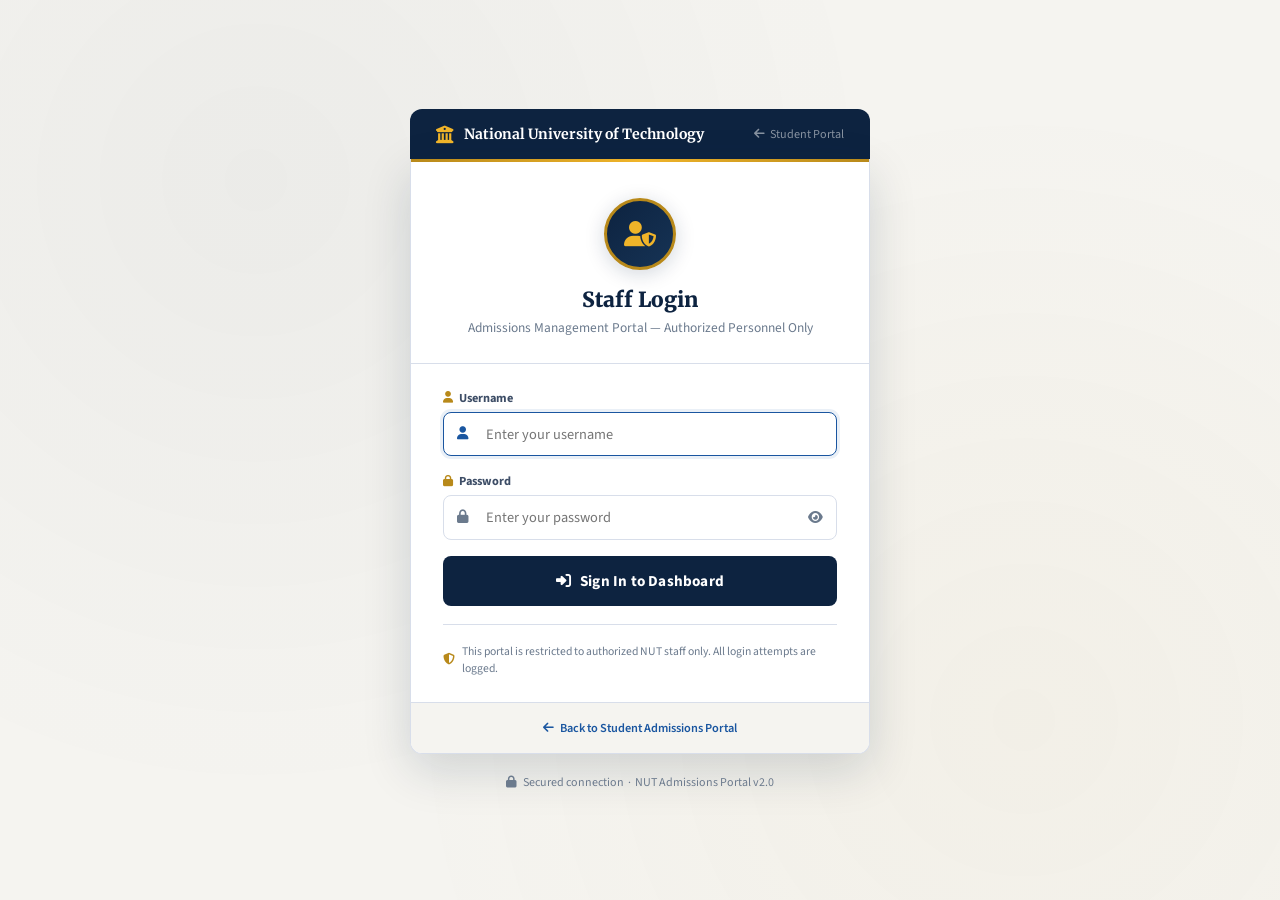
<file: admin.html>
<!DOCTYPE html>
<html lang="en">
<head>
<meta charset="UTF-8">
<meta name="viewport" content="width=device-width, initial-scale=1.0">
<title>Staff Login — NUT Admissions Portal</title>
<link href="https://fonts.googleapis.com/css2?family=Merriweather:wght@400;700;900&family=Source+Sans+3:wght@400;500;600;700&family=JetBrains+Mono:wght@500&display=swap" rel="stylesheet">
<link rel="stylesheet" href="https://cdnjs.cloudflare.com/ajax/libs/font-awesome/6.4.0/css/all.min.css">
<style>
:root {
  --navy:    #0d2340;
  --navy2:   #163355;
  --gold:    #b8891a;
  --gold-lt: #f0b429;
  --gold-bg: #fffbef;
  --blue:    #1a56a0;
  --blue-lt: #e8f0fa;
  --cream:   #f5f4f0;
  --white:   #ffffff;
  --text:    #1a1a2e;
  --text2:   #3d4d66;
  --muted:   #6b7a8d;
  --border:  #d8deea;
  --red:     #c53030;
  --green:   #276749;
  --green-bg:#f0fff4;
  --shadow:  0 2px 12px rgba(13,35,64,.08);
  --shadow-lg:0 16px 48px rgba(13,35,64,.16);
}

*, *::before, *::after { margin:0; padding:0; box-sizing:border-box; }
html { scroll-behavior:smooth; }
body {
  font-family: 'Source Sans 3', sans-serif;
  background: var(--cream);
  color: var(--text);
  min-height: 100vh;
  display: flex;
  flex-direction: column;
  align-items: center;
  justify-content: center;
  padding: 2rem 1.5rem;
  position: relative;
  overflow: hidden;
}

/* SUBTLE BACKGROUND PATTERN */
body::before {
  content: '';
  position: fixed;
  inset: 0;
  background-image:
    radial-gradient(circle at 20% 20%, rgba(13,35,64,.04) 0%, transparent 50%),
    radial-gradient(circle at 80% 80%, rgba(184,137,26,.04) 0%, transparent 50%);
  pointer-events: none;
  z-index: 0;
}

::selection { background: var(--gold-lt); color: var(--navy); }
a { text-decoration: none; color: inherit; }

/* SHELL */
.login-shell {
  max-width: 460px;
  width: 100%;
  position: relative;
  z-index: 1;
}

/* HEADER BAR */
.login-hdr {
  background: var(--navy);
  border-radius: 12px 12px 0 0;
  padding: 1rem 1.6rem;
  display: flex;
  align-items: center;
  justify-content: space-between;
}
.hdr-logo {
  display: flex;
  align-items: center;
  gap: .65rem;
  color: var(--white);
}
.hdr-logo i { color: var(--gold-lt); font-size: 1.1rem; }
.hdr-logo span {
  font-family: 'Merriweather', serif;
  font-size: .88rem;
  font-weight: 700;
}
.hdr-back {
  color: rgba(255,255,255,.5);
  font-size: .76rem;
  display: flex;
  align-items: center;
  gap: .35rem;
  transition: .2s;
}
.hdr-back:hover { color: var(--gold-lt); }

/* MAIN CARD */
.login-card {
  background: var(--white);
  border: 1px solid var(--border);
  border-top: none;
  border-radius: 0 0 12px 12px;
  box-shadow: var(--shadow-lg);
  overflow: hidden;
}

/* TOP ACCENT STRIP */
.card-accent {
  height: 3px;
  background: linear-gradient(90deg, var(--gold), var(--gold-lt), var(--gold));
}

/* IDENTITY BLOCK */
.login-identity {
  padding: 2.2rem 2rem 1.6rem;
  text-align: center;
  border-bottom: 1px solid var(--border);
}
.identity-icon {
  width: 72px;
  height: 72px;
  border-radius: 50%;
  background: linear-gradient(135deg, var(--navy), var(--navy2));
  display: flex;
  align-items: center;
  justify-content: center;
  margin: 0 auto 1.1rem;
  border: 3px solid var(--gold);
  box-shadow: 0 4px 20px rgba(13,35,64,.18);
}
.identity-icon i { font-size: 1.6rem; color: var(--gold-lt); }
.login-identity h1 {
  font-family: 'Merriweather', serif;
  font-size: 1.3rem;
  font-weight: 900;
  color: var(--navy);
  margin-bottom: .3rem;
}
.login-identity p { font-size: .84rem; color: var(--muted); }

/* FORM BODY */
.login-form-body { padding: 1.6rem 2rem; }

/* FIELDS */
.f-group { display: flex; flex-direction: column; gap: .28rem; margin-bottom: 1rem; }
.f-group label {
  font-size: .77rem;
  font-weight: 700;
  color: var(--text2);
  display: flex;
  align-items: center;
  gap: .38rem;
}
.f-group label i { color: var(--gold); font-size: .72rem; }
.input-wrap { position: relative; }
.input-wrap input {
  width: 100%;
  padding: .68rem 1rem .68rem 2.6rem;
  border: 1.5px solid var(--border);
  border-radius: 8px;
  font-size: .9rem;
  font-family: 'Source Sans 3', sans-serif;
  color: var(--text);
  outline: none;
  transition: .2s;
  background: var(--white);
}
.input-wrap input:focus {
  border-color: var(--blue);
  box-shadow: 0 0 0 3px rgba(26,86,160,.09);
}
.input-wrap .field-icon {
  position: absolute;
  left: .9rem;
  top: 50%;
  transform: translateY(-50%);
  color: var(--muted);
  font-size: .82rem;
  pointer-events: none;
  transition: .2s;
}
.input-wrap input:focus + .field-icon { color: var(--blue); }
.input-wrap .toggle-pw {
  position: absolute;
  right: .9rem;
  top: 50%;
  transform: translateY(-50%);
  color: var(--muted);
  cursor: pointer;
  font-size: .82rem;
  transition: .2s;
  background: none;
  border: none;
  padding: 0;
}
.input-wrap .toggle-pw:hover { color: var(--navy); }

/* SUBMIT */
.btn-login {
  width: 100%;
  background: var(--navy);
  color: var(--white);
  border: none;
  padding: .9rem;
  border-radius: 8px;
  font-size: .95rem;
  font-weight: 700;
  cursor: pointer;
  font-family: 'Source Sans 3', sans-serif;
  display: flex;
  align-items: center;
  justify-content: center;
  gap: .55rem;
  transition: .25s;
  margin-top: .35rem;
  letter-spacing: .2px;
}
.btn-login:hover:not(:disabled) {
  background: var(--navy2);
  box-shadow: 0 6px 20px rgba(13,35,64,.2);
  transform: translateY(-1px);
}
.btn-login:disabled { opacity: .45; cursor: not-allowed; transform: none; }

/* MESSAGE */
.login-msg {
  margin-top: .9rem;
  border-radius: 8px;
  padding: .75rem .95rem;
  font-size: .83rem;
  display: none;
  align-items: flex-start;
  gap: .5rem;
}
.login-msg.success {
  background: var(--green-bg);
  border: 1px solid rgba(39,103,73,.2);
  color: var(--green);
  display: flex;
}
.login-msg.error {
  background: #fff5f5;
  border: 1px solid rgba(197,48,48,.2);
  color: var(--red);
  display: flex;
}

/* SECURITY NOTE */
.security-note {
  display: flex;
  align-items: center;
  gap: .45rem;
  font-size: .73rem;
  color: var(--muted);
  margin-top: 1.1rem;
  padding-top: 1.1rem;
  border-top: 1px solid var(--border);
}
.security-note i { color: var(--gold); flex-shrink: 0; }

/* FOOTER */
.login-footer {
  padding: 1rem 2rem;
  background: var(--cream);
  border-top: 1px solid var(--border);
  text-align: center;
  font-size: .77rem;
  color: var(--muted);
}
.login-footer a {
  color: var(--blue);
  font-weight: 600;
  display: inline-flex;
  align-items: center;
  gap: .35rem;
  transition: .18s;
}
.login-footer a:hover { color: var(--navy); }

/* BELOW CARD NOTE */
.below-note {
  margin-top: 1.2rem;
  text-align: center;
  font-size: .75rem;
  color: var(--muted);
}
.below-note i { margin-right: .3rem; }
</style>
</head>
<body>

<div class="login-shell">

  <!-- HEADER BAR -->
  <div class="login-hdr">
    <div class="hdr-logo">
      <i class="fas fa-university"></i>
      <span>National University of Technology</span>
    </div>
    <a href="index.html" class="hdr-back">
      <i class="fas fa-arrow-left"></i> Student Portal
    </a>
  </div>

  <!-- CARD -->
  <div class="login-card">
    <div class="card-accent"></div>

    <!-- IDENTITY -->
    <div class="login-identity">
      <div class="identity-icon">
        <i class="fas fa-user-shield"></i>
      </div>
      <h1>Staff Login</h1>
      <p>Admissions Management Portal — Authorized Personnel Only</p>
    </div>

    <!-- FORM -->
    <div class="login-form-body">
      <form id="loginForm" novalidate>

        <div class="f-group">
          <label><i class="fas fa-user"></i> Username</label>
          <div class="input-wrap">
            <input type="text" id="username" name="username" placeholder="Enter your username" required autocomplete="username">
            <i class="fas fa-user field-icon"></i>
          </div>
        </div>

        <div class="f-group">
          <label><i class="fas fa-lock"></i> Password</label>
          <div class="input-wrap">
            <input type="password" id="password" name="password" placeholder="Enter your password" required autocomplete="current-password">
            <i class="fas fa-lock field-icon"></i>
            <button type="button" class="toggle-pw" id="togglePw" tabindex="-1" onclick="togglePassword()">
              <i class="fas fa-eye" id="pwIcon"></i>
            </button>
          </div>
        </div>

        <button type="submit" class="btn-login" id="loginBtn">
          <i class="fas fa-sign-in-alt"></i> Sign In to Dashboard
        </button>

        <div class="login-msg" id="loginMsg"></div>

        <div class="security-note">
          <i class="fas fa-shield-alt"></i>
          This portal is restricted to authorized NUT staff only. All login attempts are logged.
        </div>

      </form>
    </div>

    <!-- FOOTER -->
    <div class="login-footer">
      <a href="index.html"><i class="fas fa-arrow-left"></i> Back to Student Admissions Portal</a>
    </div>

  </div><!-- /login-card -->

  <div class="below-note">
    <i class="fas fa-lock"></i> Secured connection &nbsp;·&nbsp; NUT Admissions Portal v2.0
  </div>

</div><!-- /login-shell -->

<script>
// ── TOGGLE PASSWORD VISIBILITY ────────────────────────────────
function togglePassword() {
  const input  = document.getElementById('password');
  const icon   = document.getElementById('pwIcon');
  const isText = input.type === 'text';
  input.type   = isText ? 'password' : 'text';
  icon.className = isText ? 'fas fa-eye' : 'fas fa-eye-slash';
}

// ── LOGIN FORM ────────────────────────────────────────────────
document.getElementById('loginForm').addEventListener('submit', async function(e) {
  e.preventDefault();

  const btn    = document.getElementById('loginBtn');
  const msgDiv = document.getElementById('loginMsg');
  const user   = document.getElementById('username').value.trim();
  const pass   = document.getElementById('password').value;

  if (!user || !pass) {
    msgDiv.className = 'login-msg error';
    msgDiv.innerHTML = '<i class="fas fa-exclamation-triangle" style="flex-shrink:0"></i><span>Please enter both username and password.</span>';
    return;
  }

  btn.disabled = true;
  btn.innerHTML = '<i class="fas fa-spinner fa-spin"></i> Signing in...';
  msgDiv.className = 'login-msg'; msgDiv.innerHTML = '';

  try {
    const res = await fetch('api.php?action=admin_login', {
      method: 'POST',
      headers: { 'Content-Type': 'application/json' },
      body: JSON.stringify({ username: user, password: pass })
    });

    // Guard against non-JSON
    const text = await res.text();
    let result;
    try { result = JSON.parse(text); }
    catch(pe) {
      console.error('Non-JSON response:', text);
      msgDiv.className = 'login-msg error';
      msgDiv.innerHTML = '<i class="fas fa-exclamation-triangle" style="flex-shrink:0"></i><span>Server error. Please try again or contact IT support.</span>';
      btn.disabled = false;
      btn.innerHTML = '<i class="fas fa-sign-in-alt"></i> Sign In to Dashboard';
      return;
    }

    if (result.success) {
      localStorage.setItem('admin_user', JSON.stringify(result.user));
      msgDiv.className = 'login-msg success';
      msgDiv.innerHTML = `<i class="fas fa-check-circle" style="flex-shrink:0"></i><span>Welcome back, <strong>${result.user.full_name || result.user.username}</strong>! Redirecting to dashboard…</span>`;
      btn.innerHTML = '<i class="fas fa-check"></i> Signed In!';
      setTimeout(() => window.location.href = 'dashboard.html', 1400);
    } else {
      msgDiv.className = 'login-msg error';
      msgDiv.innerHTML = `<i class="fas fa-exclamation-triangle" style="flex-shrink:0"></i><span>${result.error || 'Login failed. Please check your credentials.'}</span>`;
      btn.disabled = false;
      btn.innerHTML = '<i class="fas fa-sign-in-alt"></i> Sign In to Dashboard';
      // Shake effect on password field
      const pwInput = document.getElementById('password');
      pwInput.style.borderColor = 'var(--red)';
      setTimeout(() => pwInput.style.borderColor = '', 2000);
    }

  } catch(err) {
    console.error(err);
    msgDiv.className = 'login-msg error';
    msgDiv.innerHTML = '<i class="fas fa-exclamation-triangle" style="flex-shrink:0"></i><span>Network error. Please check your connection and try again.</span>';
    btn.disabled = false;
    btn.innerHTML = '<i class="fas fa-sign-in-alt"></i> Sign In to Dashboard';
  }
});

// Auto-focus username
document.getElementById('username').focus();
</script>
</body>
</html>
</file>
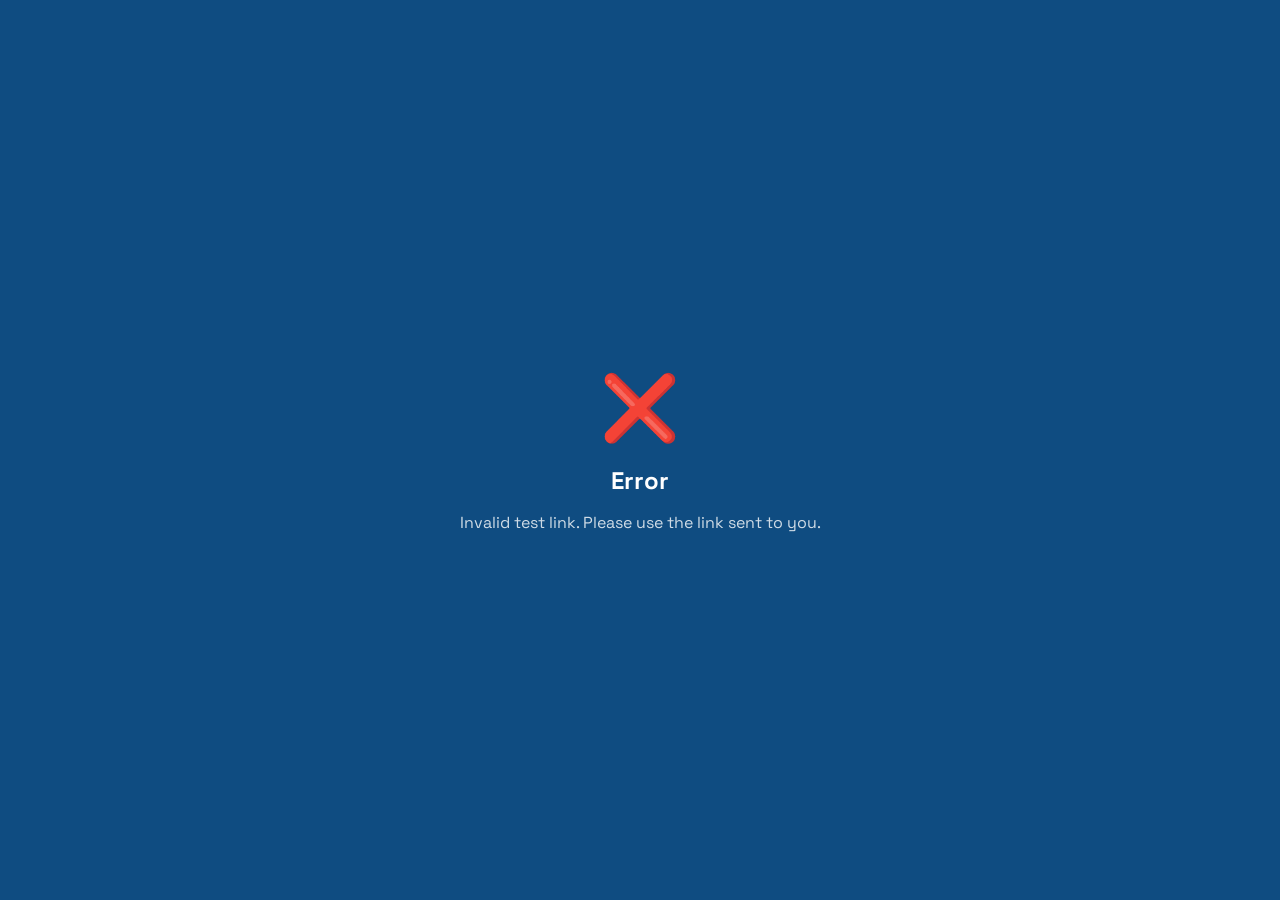
<file: online-test.html>
<!DOCTYPE html>
<html lang="en">
<head>
<meta charset="UTF-8">
<meta name="viewport" content="width=device-width, initial-scale=1.0">
<title>Online Entrance Test</title>
<link rel="stylesheet" href="https://cdnjs.cloudflare.com/ajax/libs/font-awesome/6.4.0/css/all.min.css">
<style>
  @import url('https://fonts.googleapis.com/css2?family=IBM+Plex+Mono:wght@400;600&family=Space+Grotesk:wght@400;500;600;700&display=swap');
  :root{--primary:#0f4c81;--accent:#e63946;--success:#2dc653;--warn:#ffd60a;--bg:#f0f4f8;--card:#fff;--text:#1a1a2e}
  *{margin:0;padding:0;box-sizing:border-box}
  body{font-family:'Space Grotesk',sans-serif;background:var(--bg);color:var(--text);min-height:100vh}
  
  /* SCREENS */
  .screen{display:none;min-height:100vh}
  .screen.active{display:flex;flex-direction:column}
  
  /* HEADER */
  .test-header{background:var(--primary);color:#fff;padding:1rem 2rem;display:flex;justify-content:space-between;align-items:center;position:sticky;top:0;z-index:100;box-shadow:0 2px 20px rgba(0,0,0,.3)}
  .test-header h1{font-size:1.2rem;font-family:'IBM Plex Mono',monospace}
  .timer-box{background:rgba(255,255,255,.15);border:2px solid rgba(255,255,255,.3);border-radius:8px;padding:.5rem 1.2rem;font-family:'IBM Plex Mono',monospace;font-size:1.5rem;font-weight:600;min-width:100px;text-align:center}
  .timer-box.danger{background:rgba(230,57,70,.3);border-color:var(--accent);animation:pulse 1s infinite}
  @keyframes pulse{0%,100%{opacity:1}50%{opacity:.6}}
  
  /* LOADING */
  #loadingScreen{background:var(--primary);color:#fff;justify-content:center;align-items:center;text-align:center}
  .loader{width:60px;height:60px;border:4px solid rgba(255,255,255,.2);border-top-color:#fff;border-radius:50%;animation:spin 1s linear infinite;margin:2rem auto}
  @keyframes spin{to{transform:rotate(360deg)}}
  
  /* INFO SCREEN */
  #infoScreen{justify-content:center;align-items:center;padding:2rem;background:linear-gradient(135deg,#0f4c81,#1a237e)}
  .info-card{background:#fff;border-radius:20px;padding:2.5rem;max-width:560px;width:100%;box-shadow:0 20px 60px rgba(0,0,0,.3)}
  .info-card h2{font-size:1.8rem;color:var(--primary);margin-bottom:.5rem}
  .info-detail{display:grid;grid-template-columns:1fr 1fr;gap:1rem;margin:1.5rem 0}
  .detail-box{background:#f0f4f8;border-radius:10px;padding:1rem;text-align:center}
  .detail-box .label{font-size:.8rem;color:#666;margin-bottom:.3rem}
  .detail-box .value{font-size:1.3rem;font-weight:700;color:var(--primary);font-family:'IBM Plex Mono',monospace}
  .rules-list{background:#fff3cd;border-left:4px solid var(--warn);border-radius:8px;padding:1rem;margin:1rem 0;font-size:.9rem}
  .rules-list li{margin:.4rem 0;list-style:none;padding-left:1.5rem;position:relative}
  .rules-list li::before{content:'⚠️';position:absolute;left:0}
  .start-btn{background:linear-gradient(135deg,var(--primary),#1565c0);color:#fff;border:none;padding:1rem 2rem;border-radius:10px;font-size:1.1rem;font-weight:700;cursor:pointer;width:100%;margin-top:1rem;transition:.3s}
  .start-btn:hover{transform:translateY(-2px);box-shadow:0 8px 20px rgba(15,76,129,.4)}
  
  /* TEST SCREEN */
  #testScreen{flex-direction:column}
  .test-body{display:grid;grid-template-columns:280px 1fr;flex:1;gap:0}
  
  /* QUESTION NAV */
  .q-nav{background:#1a1a2e;padding:1rem;overflow-y:auto;height:calc(100vh - 65px);position:sticky;top:65px}
  .q-nav h4{color:#aaa;font-size:.8rem;letter-spacing:1px;margin-bottom:.8rem;text-transform:uppercase}
  .q-grid{display:grid;grid-template-columns:repeat(5,1fr);gap:6px}
  .q-btn{width:36px;height:36px;border:2px solid #333;background:#222;color:#aaa;border-radius:6px;cursor:pointer;font-size:.85rem;font-weight:600;transition:.2s}
  .q-btn.answered{background:var(--primary);border-color:var(--primary);color:#fff}
  .q-btn.current{border-color:var(--accent);color:var(--accent)}
  .q-btn.answered.current{background:var(--primary);border-color:var(--accent)}
  .q-progress{margin-top:1rem;padding-top:1rem;border-top:1px solid #333}
  .progress-bar{background:#333;border-radius:10px;height:8px;margin:.5rem 0}
  .progress-fill{background:var(--success);border-radius:10px;height:100%;transition:.3s}
  .progress-text{color:#aaa;font-size:.8rem;text-align:center}
  
  /* QUESTION AREA */
  .q-area{padding:2rem;overflow-y:auto;height:calc(100vh - 65px)}
  .question-card{background:#fff;border-radius:16px;padding:2rem;box-shadow:0 4px 20px rgba(0,0,0,.08)}
  .q-number{font-size:.85rem;color:#888;font-family:'IBM Plex Mono',monospace;margin-bottom:.5rem}
  .q-subject{display:inline-block;background:#e3f2fd;color:var(--primary);padding:.2rem .7rem;border-radius:20px;font-size:.8rem;font-weight:600;margin-bottom:1rem}
  .q-text{font-size:1.1rem;font-weight:500;line-height:1.6;margin-bottom:1.5rem;color:#1a1a2e}
  .options{display:grid;gap:.75rem}
  .option{display:flex;align-items:center;gap:1rem;padding:1rem 1.2rem;border:2px solid #e0e0e0;border-radius:10px;cursor:pointer;transition:.2s;background:#fafafa}
  .option:hover{border-color:var(--primary);background:#e3f2fd}
  .option.selected{border-color:var(--primary);background:#e3f2fd}
  .option-letter{width:32px;height:32px;border-radius:50%;background:#e0e0e0;display:flex;align-items:center;justify-content:center;font-weight:700;font-size:.9rem;flex-shrink:0;transition:.2s}
  .option.selected .option-letter{background:var(--primary);color:#fff}
  .option-text{font-size:.95rem;line-height:1.4}
  
  .q-controls{display:flex;justify-content:space-between;margin-top:1.5rem;gap:1rem}
  .nav-btn{padding:.75rem 1.5rem;border:2px solid var(--primary);border-radius:8px;background:#fff;color:var(--primary);font-weight:600;cursor:pointer;transition:.2s;font-size:.9rem}
  .nav-btn:hover{background:var(--primary);color:#fff}
  .nav-btn.primary{background:var(--primary);color:#fff}
  .nav-btn:disabled{opacity:.4;cursor:not-allowed}
  
  .submit-test-btn{background:linear-gradient(135deg,#2dc653,#1e8c3a);color:#fff;border:none;padding:1rem 2rem;border-radius:10px;font-weight:700;font-size:1rem;cursor:pointer;transition:.3s}
  .submit-test-btn:hover{transform:translateY(-2px);box-shadow:0 8px 20px rgba(45,198,83,.4)}
  
  /* RESULT SCREEN */
  #resultScreen{justify-content:center;align-items:center;padding:2rem;background:linear-gradient(135deg,#0f4c81,#1a237e)}
  .result-card{background:#fff;border-radius:20px;padding:2.5rem;max-width:500px;width:100%;text-align:center;box-shadow:0 20px 60px rgba(0,0,0,.3)}
  .result-icon{font-size:5rem;margin-bottom:1rem}
  .result-score{font-size:4rem;font-weight:800;font-family:'IBM Plex Mono',monospace;margin:1rem 0}
  .score-pass{color:var(--success)}
  .score-fail{color:var(--accent)}
  .result-details{background:#f0f4f8;border-radius:10px;padding:1rem;margin:1.5rem 0;text-align:left}
  .result-details p{margin:.4rem 0;font-size:.95rem}
  
  /* WARNING OVERLAY */
  .tab-warning{position:fixed;inset:0;background:rgba(230,57,70,.95);z-index:9999;display:none;justify-content:center;align-items:center;text-align:center;color:#fff}
  .tab-warning.show{display:flex}
  .tab-warning-box{max-width:400px;padding:2rem}
  .tab-warning-box h2{font-size:2rem;margin-bottom:1rem}
  .dismiss-btn{background:#fff;color:var(--accent);border:none;padding:.75rem 2rem;border-radius:8px;font-weight:700;font-size:1rem;cursor:pointer;margin-top:1rem}
  
  /* CONFIRM OVERLAY */
  .overlay{position:fixed;inset:0;background:rgba(0,0,0,.7);z-index:999;display:none;justify-content:center;align-items:center}
  .overlay.show{display:flex}
  .confirm-box{background:#fff;border-radius:16px;padding:2rem;max-width:400px;width:90%;text-align:center}
  .confirm-box h3{margin-bottom:1rem;font-size:1.3rem}
  .confirm-box p{color:#666;margin-bottom:1.5rem}
  .confirm-btns{display:flex;gap:1rem;justify-content:center}
  .btn-cancel{padding:.75rem 1.5rem;border:2px solid #ddd;background:#fff;border-radius:8px;cursor:pointer;font-weight:600}
  .btn-confirm{padding:.75rem 1.5rem;background:var(--accent);color:#fff;border:none;border-radius:8px;cursor:pointer;font-weight:600}

  @media(max-width:768px){
    .test-body{grid-template-columns:1fr}
    .q-nav{height:auto;position:static}
    .q-area{height:auto}
  }
</style>
</head>
<body>

<!-- TAB SWITCH WARNING -->
<div class="tab-warning" id="tabWarning">
  <div class="tab-warning-box">
    <div style="font-size:4rem">⚠️</div>
    <h2>Tab Switch Detected!</h2>
    <p id="warningMsg">Warning 1/3: Do not switch tabs or minimize the window. After 3 warnings, your test will be cancelled.</p>
    <button class="dismiss-btn" onclick="dismissWarning()">I Understand — Continue Test</button>
  </div>
</div>

<!-- SUBMIT CONFIRM -->
<div class="overlay" id="submitOverlay">
  <div class="confirm-box">
    <div style="font-size:3rem">📋</div>
    <h3>Submit Test?</h3>
    <p id="submitMsg">Are you sure you want to submit? You cannot change answers after submission.</p>
    <div class="confirm-btns">
      <button class="btn-cancel" onclick="document.getElementById('submitOverlay').classList.remove('show')">Cancel</button>
      <button class="btn-confirm" onclick="doSubmit()">Submit Test</button>
    </div>
  </div>
</div>

<!-- LOADING SCREEN -->
<div class="screen active" id="loadingScreen">
  <div class="loader"></div>
  <h2>Loading Your Test...</h2>
  <p style="opacity:.7;margin-top:.5rem">Please wait</p>
</div>

<!-- INFO SCREEN -->
<div class="screen" id="infoScreen">
  <div class="info-card">
    <div style="text-align:center;margin-bottom:1.5rem">
      <div style="font-size:3rem">🎓</div>
      <h2>Entrance Test</h2>
      <p style="color:#666">University Admissions Portal</p>
    </div>
    <div class="info-detail">
      <div class="detail-box"><div class="label">Student</div><div class="value" id="infoName" style="font-size:1rem">—</div></div>
      <div class="detail-box"><div class="label">Roll Number</div><div class="value" id="infoRoll">—</div></div>
      <div class="detail-box"><div class="label">Questions</div><div class="value" id="infoQCount">50</div></div>
      <div class="detail-box"><div class="label">Duration</div><div class="value" id="infoDuration">20 Min</div></div>
    </div>
    <ul class="rules-list">
      <li>Do NOT switch tabs or minimize the window</li>
      <li>3 tab switches = automatic test cancellation</li>
      <li>Do not refresh the page</li>
      <li>Ensure stable internet connection</li>
      <li>Passing score: 50% (25 out of 50)</li>
      <li>Results announced immediately after submission</li>
    </ul>
    <p style="font-size:.85rem;color:#888;text-align:center">Program: <strong id="infoProgram">—</strong></p>
    <button class="start-btn" onclick="startTest()">
      <i class="fas fa-play-circle"></i> Start Test Now
    </button>
  </div>
</div>

<!-- TEST SCREEN -->
<div class="screen" id="testScreen">
  <div class="test-header">
    <h1><i class="fas fa-file-alt"></i> Entrance Test — <span id="headerRoll">—</span></h1>
    <div class="timer-box" id="timer">20:00</div>
  </div>
  <div class="test-body">
    <div class="q-nav">
      <h4>Questions</h4>
      <div class="q-grid" id="qGrid"></div>
      <div class="q-progress">
        <div class="progress-bar"><div class="progress-fill" id="progressFill" style="width:0%"></div></div>
        <div class="progress-text" id="progressText">0 / 0 answered</div>
      </div>
      <div style="margin-top:1.5rem">
        <button class="submit-test-btn" style="width:100%" onclick="confirmSubmit()">
          <i class="fas fa-paper-plane"></i> Submit Test
        </button>
      </div>
    </div>
    <div class="q-area">
      <div class="question-card">
        <div class="q-number" id="qNumber">Question 1 of 50</div>
        <span class="q-subject" id="qSubject">Subject</span>
        <div class="q-text" id="qText">Loading...</div>
        <div class="options" id="options"></div>
        <div class="q-controls">
          <button class="nav-btn" id="prevBtn" onclick="prevQ()" disabled>← Previous</button>
          <span id="qCounter" style="align-self:center;color:#888;font-size:.9rem"></span>
          <button class="nav-btn primary" id="nextBtn" onclick="nextQ()">Next →</button>
        </div>
      </div>
    </div>
  </div>
</div>

<!-- RESULT SCREEN -->
<div class="screen" id="resultScreen">
  <div class="result-card">
    <div class="result-icon" id="resultIcon">🎉</div>
    <h2 id="resultTitle">Test Complete!</h2>
    <div class="result-score" id="resultScore">—%</div>
    <div id="resultBadge" style="margin-bottom:1rem"></div>
    <div class="result-details" id="resultDetails"></div>
    <p style="color:#666;font-size:.9rem;margin-top:1rem">Results have been sent to your email and WhatsApp.</p>
    <a href="index.html" style="display:inline-block;margin-top:1.5rem;background:var(--primary);color:#fff;padding:.75rem 2rem;border-radius:8px;text-decoration:none;font-weight:600">
      <i class="fas fa-home"></i> Back to Portal
    </a>
  </div>
</div>

<script>
const params = new URLSearchParams(location.search);
const TOKEN = params.get('token');
let testData = null, answers = {}, currentQ = 0, timerInterval = null, timeLeft = 1200, tabSwitches = 0, testStarted = false;

// ============================================================
// INIT
// ============================================================
window.onload = async function() {
  if (!TOKEN) { showError('Invalid test link. Please use the link sent to you.'); return; }
  try {
    const r = await fetch(`api.php?action=get_online_test&token=${TOKEN}`);
    const data = await r.json();
    if (!data.success) { showError(data.error || 'Test not available'); return; }
    testData = data;
    timeLeft = (testData.time_limit || 20) * 60;
    showScreen('infoScreen');
    document.getElementById('infoName').textContent = testData.student_name;
    document.getElementById('infoRoll').textContent = testData.roll_number;
    document.getElementById('infoQCount').textContent = testData.total_questions;
    document.getElementById('infoDuration').textContent = testData.time_limit + ' Min';
    document.getElementById('infoProgram').textContent = (testData.program||'').toUpperCase();
    document.getElementById('headerRoll').textContent = testData.roll_number;
  } catch(e) { showError('Network error. Please check connection.'); }
};

function showScreen(id) {
  document.querySelectorAll('.screen').forEach(s => s.classList.remove('active'));
  document.getElementById(id).classList.add('active');
}

function showError(msg) {
  document.getElementById('loadingScreen').innerHTML = `<div style="text-align:center;padding:2rem"><div style="font-size:4rem">❌</div><h2 style="color:#fff;margin:1rem 0">Error</h2><p style="color:rgba(255,255,255,.8)">${msg}</p></div>`;
}

// ============================================================
// START TEST
// ============================================================
async function startTest() {
  await fetch('api.php?action=start_online_test', {method:'POST',headers:{'Content-Type':'application/json'},body:JSON.stringify({token:TOKEN})});
  testStarted = true;
  renderQuestions();
  showScreen('testScreen');
  startTimer();
  setupAntiCheat();
}

function renderQuestions() {
  const grid = document.getElementById('qGrid');
  grid.innerHTML = '';
  testData.questions.forEach((q,i) => {
    const btn = document.createElement('button');
    btn.className = 'q-btn' + (i===0?' current':'');
    btn.textContent = i+1;
    btn.onclick = () => goToQ(i);
    btn.id = `qb_${i}`;
    grid.appendChild(btn);
  });
  renderQ(0);
}

function renderQ(idx) {
  currentQ = idx;
  const q = testData.questions[idx];
  document.getElementById('qNumber').textContent = `Question ${idx+1} of ${testData.questions.length}`;
  document.getElementById('qSubject').textContent = q.subject;
  document.getElementById('qText').textContent = q.question_text;
  document.getElementById('qCounter').textContent = `${idx+1}/${testData.questions.length}`;
  document.getElementById('prevBtn').disabled = idx===0;
  document.getElementById('nextBtn').textContent = idx===testData.questions.length-1 ? 'Submit →' : 'Next →';

  const opts = document.getElementById('options');
  opts.innerHTML = '';
  ['a','b','c','d'].forEach(letter => {
    const div = document.createElement('div');
    div.className = 'option' + (answers[q.id]===letter?' selected':'');
    div.onclick = () => selectAnswer(q.id, letter, div);
    div.innerHTML = `<div class="option-letter">${letter.toUpperCase()}</div><div class="option-text">${q['option_'+letter]}</div>`;
    opts.appendChild(div);
  });

  // Update nav grid
  document.querySelectorAll('.q-btn').forEach((b,i) => {
    b.className = 'q-btn' + (answers[testData.questions[i].id]?' answered':'') + (i===idx?' current':'');
  });

  updateProgress();
}

function selectAnswer(qId, letter, div) {
  answers[qId] = letter;
  document.querySelectorAll('.option').forEach(o => o.classList.remove('selected'));
  div.classList.add('selected');
  const btn = document.getElementById(`qb_${currentQ}`);
  if (btn) btn.className = 'q-btn answered current';
  updateProgress();
}

function goToQ(idx) { renderQ(idx); }
function prevQ() { if (currentQ > 0) renderQ(currentQ-1); }
function nextQ() {
  if (currentQ < testData.questions.length-1) renderQ(currentQ+1);
  else confirmSubmit();
}

function updateProgress() {
  const answered = Object.keys(answers).length;
  const total = testData.questions.length;
  const pct = (answered/total)*100;
  document.getElementById('progressFill').style.width = pct+'%';
  document.getElementById('progressText').textContent = `${answered} / ${total} answered`;
}

// ============================================================
// TIMER
// ============================================================
function startTimer() {
  timerInterval = setInterval(() => {
    timeLeft--;
    const m = Math.floor(timeLeft/60), s = timeLeft%60;
    const timerEl = document.getElementById('timer');
    timerEl.textContent = `${String(m).padStart(2,'0')}:${String(s).padStart(2,'0')}`;
    if (timeLeft <= 120) timerEl.classList.add('danger');
    if (timeLeft <= 0) { clearInterval(timerInterval); doSubmit(); }
  }, 1000);
}

// ============================================================
// ANTI-CHEAT
// ============================================================
function setupAntiCheat() {
  document.addEventListener('visibilitychange', () => {
    if (document.hidden && testStarted) reportTabSwitch();
  });
  window.addEventListener('blur', () => { if (testStarted) reportTabSwitch(); });
  document.addEventListener('contextmenu', e => e.preventDefault());
  document.addEventListener('keydown', e => {
    if ((e.ctrlKey||e.metaKey) && ['c','v','a','p'].includes(e.key.toLowerCase())) e.preventDefault();
  });
}

async function reportTabSwitch() {
  tabSwitches++;
  const r = await fetch('api.php?action=tab_switch', {method:'POST',headers:{'Content-Type':'application/json'},body:JSON.stringify({token:TOKEN})});
  const data = await r.json();
  if (data.cancelled) {
    clearInterval(timerInterval);
    document.getElementById('tabWarning').classList.remove('show');
    showResult({score:0, correct:0, total:testData.questions.length, passed:false, result:'failed', cancelled:true});
    return;
  }
  document.getElementById('warningMsg').textContent = data.warning || `Warning ${tabSwitches}/3`;
  document.getElementById('tabWarning').classList.add('show');
}

function dismissWarning() { document.getElementById('tabWarning').classList.remove('show'); }

// ============================================================
// SUBMIT
// ============================================================
function confirmSubmit() {
  const answered = Object.keys(answers).length;
  const total = testData.questions.length;
  const unanswered = total - answered;
  document.getElementById('submitMsg').textContent = unanswered > 0
    ? `You have ${unanswered} unanswered question(s). Are you sure you want to submit?`
    : 'All questions answered. Ready to submit?';
  document.getElementById('submitOverlay').classList.add('show');
}

async function doSubmit() {
  document.getElementById('submitOverlay').classList.remove('show');
  clearInterval(timerInterval);
  showScreen('loadingScreen');
  document.getElementById('loadingScreen').innerHTML = '<div class="loader"></div><h2 style="color:#fff;margin-top:1rem">Submitting & Grading...</h2>';

  const r = await fetch('api.php?action=submit_online_test', {
    method:'POST',headers:{'Content-Type':'application/json'},
    body:JSON.stringify({token:TOKEN, answers})
  });
  const data = await r.json();
  showResult(data);
}

function showResult(data) {
  showScreen('resultScreen');
  const passed = data.passed;
  document.getElementById('resultIcon').textContent = passed ? '🎉' : '😔';
  document.getElementById('resultTitle').textContent = passed ? 'Congratulations!' : 'Better Luck Next Time';
  document.getElementById('resultScore').textContent = (data.score||0).toFixed(1)+'%';
  document.getElementById('resultScore').className = 'result-score ' + (passed?'score-pass':'score-fail');
  document.getElementById('resultBadge').innerHTML = `<span style="background:${passed?'#d4edda':'#f8d7da'};color:${passed?'#155724':'#721c24'};padding:.5rem 1.5rem;border-radius:20px;font-weight:700;font-size:1.1rem">${passed?'✅ PASSED':'❌ FAILED'}</span>`;
  document.getElementById('resultDetails').innerHTML = `
    <p>📊 <strong>Score:</strong> ${(data.score||0).toFixed(1)}%</p>
    <p>✅ <strong>Correct:</strong> ${data.correct||0} / ${data.total||50}</p>
    <p>📋 <strong>Result:</strong> ${(data.result||'').toUpperCase()}</p>
    ${data.cancelled ? '<p style="color:red">⚠️ Test was cancelled due to tab switching</p>' : ''}
    ${passed ? '<p style="color:#155724;margin-top:.5rem">Our team will contact you for next steps.</p>' : '<p style="color:#721c24;margin-top:.5rem">You may retake after 30 days.</p>'}
  `;
}
</script>
</body>
</html>
</file>
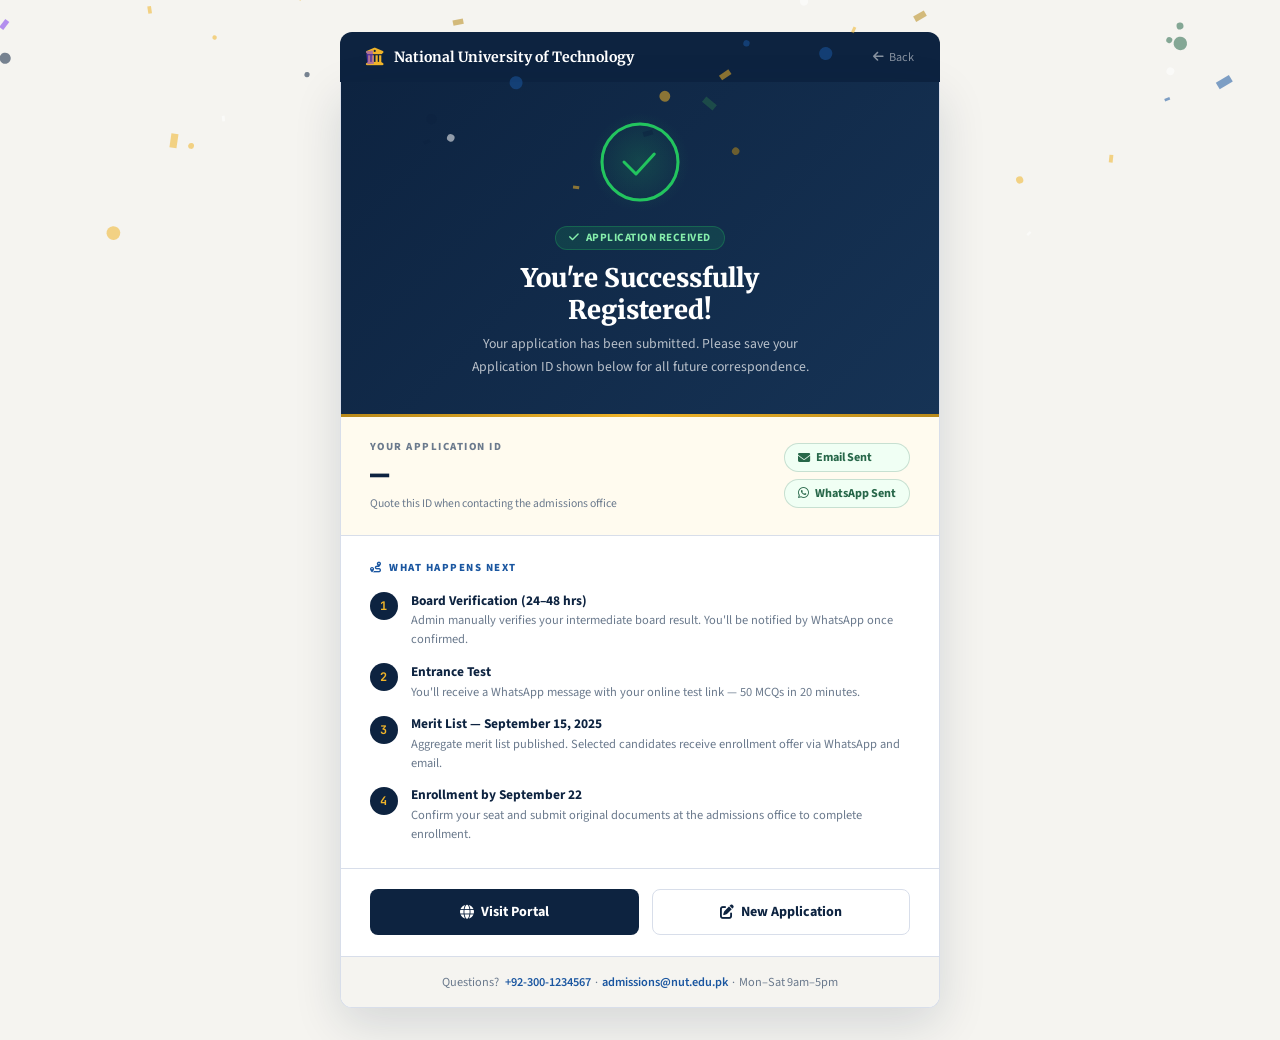
<file: thankyou.html>
<!DOCTYPE html>
<html lang="en">
<head>
<meta charset="UTF-8">
<meta name="viewport" content="width=device-width, initial-scale=1.0">
<title>Application Confirmed — NUT Admissions</title>
<link href="https://fonts.googleapis.com/css2?family=Merriweather:wght@400;700;900&family=Source+Sans+3:wght@400;500;600;700&family=JetBrains+Mono:wght@500;600&display=swap" rel="stylesheet">
<link rel="stylesheet" href="https://cdnjs.cloudflare.com/ajax/libs/font-awesome/6.4.0/css/all.min.css">
<style>
:root {
  --navy:#0d2340; --navy2:#163355; --gold:#b8891a; --gold-lt:#f0b429;
  --gold-bg:#fffbef; --blue:#1a56a0; --blue-lt:#e8f0fa;
  --cream:#f5f4f0; --white:#ffffff; --text:#1a1a2e; --muted:#6b7a8d;
  --border:#d8deea; --green:#276749; --green-bg:#f0fff4;
  --shadow:0 2px 12px rgba(13,35,64,.08); --shadow-lg:0 16px 48px rgba(13,35,64,.14);
}
*,*::before,*::after { margin:0; padding:0; box-sizing:border-box; }
body { font-family:'Source Sans 3',sans-serif; background:var(--cream); color:var(--text); min-height:100vh; display:flex; flex-direction:column; align-items:center; justify-content:center; padding:2rem 1.5rem; }
::selection { background:var(--gold-lt); color:var(--navy); }
a { text-decoration:none; color:inherit; }

/* CARD SHELL */
.ty-shell { max-width:600px; width:100%; }

/* HEADER BAR */
.ty-hdr { background:var(--navy); border-radius:12px 12px 0 0; padding:1rem 1.6rem; display:flex; align-items:center; justify-content:space-between; }
.ty-hdr-logo { display:flex; align-items:center; gap:.65rem; color:var(--white); }
.ty-hdr-logo i { color:var(--gold-lt); font-size:1.1rem; }
.ty-hdr-logo span { font-family:'Merriweather',serif; font-size:.88rem; font-weight:700; }
.ty-back { color:rgba(255,255,255,.5); font-size:.76rem; display:flex; align-items:center; gap:.35rem; transition:.2s; }
.ty-back:hover { color:var(--gold-lt); }

/* MAIN CARD */
.ty-card { background:var(--white); border:1px solid var(--border); border-top:none; border-radius:0 0 12px 12px; box-shadow:var(--shadow-lg); overflow:hidden; }

/* SUCCESS BANNER */
.success-banner {
  background:linear-gradient(135deg,var(--navy) 0%,var(--navy2) 100%);
  padding:2.4rem 2rem; text-align:center; position:relative; overflow:hidden;
}
.success-banner::after { content:''; position:absolute; bottom:0; left:0; right:0; height:3px; background:linear-gradient(90deg,var(--gold),var(--gold-lt),var(--gold)); }

/* SVG CHECKMARK */
.check-wrap { width:84px; height:84px; margin:0 auto 1.3rem; position:relative; }
.ring-glow { position:absolute; inset:-8px; border-radius:50%; background:radial-gradient(circle,rgba(34,197,94,.18),transparent 70%); animation:glow 2.5s 1.2s ease infinite; }
@keyframes glow { 0%,100%{opacity:.5;transform:scale(1)} 50%{opacity:1;transform:scale(1.1)} }
.check-svg { width:100%; height:100%; }
.ring-bg     { fill:none; stroke:rgba(255,255,255,.07); stroke-width:3; }
.ring-circle { fill:none; stroke:#22c55e; stroke-width:3; stroke-dasharray:251; stroke-dashoffset:251; stroke-linecap:round; transform-origin:center; transform:rotate(-90deg); animation:drawC .9s .3s cubic-bezier(.4,0,.2,1) forwards; }
.ring-check  { fill:none; stroke:#22c55e; stroke-width:3; stroke-linecap:round; stroke-linejoin:round; stroke-dasharray:44; stroke-dashoffset:44; animation:drawK .4s 1.1s ease forwards; }
@keyframes drawC { to{stroke-dashoffset:0} }
@keyframes drawK { to{stroke-dashoffset:0} }

.confirmed-chip { display:inline-flex; align-items:center; gap:.38rem; background:rgba(34,197,94,.14); border:1px solid rgba(34,197,94,.28); color:#86efac; padding:.22rem .82rem; border-radius:20px; font-size:.7rem; font-weight:700; letter-spacing:.5px; text-transform:uppercase; margin-bottom:.85rem; }
.success-banner h1 { font-family:'Merriweather',serif; font-size:1.6rem; font-weight:900; color:var(--white); line-height:1.22; margin-bottom:.45rem; }
.success-banner p { font-size:.86rem; color:rgba(255,255,255,.7); max-width:380px; margin:0 auto; line-height:1.65; }

/* APP ID STRIP */
.app-id-strip { background:var(--gold-bg); border-bottom:1px solid var(--border); padding:1.4rem 1.8rem; display:flex; align-items:center; justify-content:space-between; gap:1rem; flex-wrap:wrap; }
.aid-label { font-size:.68rem; font-weight:800; letter-spacing:1.5px; text-transform:uppercase; color:var(--muted); margin-bottom:.28rem; }
.aid-number { font-family:'JetBrains Mono',monospace; font-size:2rem; font-weight:700; color:var(--navy); line-height:1; }
.aid-note { font-size:.73rem; color:var(--muted); margin-top:.28rem; }
.notif-pills { display:flex; flex-direction:column; gap:.4rem; }
.npill { display:inline-flex; align-items:center; gap:.38rem; padding:.32rem .82rem; border-radius:20px; font-size:.76rem; font-weight:700; }
.npill-ok   { background:var(--green-bg); border:1px solid rgba(39,103,73,.2); color:var(--green); }
.npill-fail { background:#fff5f5; border:1px solid rgba(197,48,48,.2); color:#c53030; }

/* NEXT STEPS */
.next-steps { padding:1.5rem 1.8rem; border-bottom:1px solid var(--border); }
.ns-head { font-size:.68rem; font-weight:800; letter-spacing:1.5px; text-transform:uppercase; color:var(--blue); margin-bottom:1rem; display:flex; align-items:center; gap:.45rem; }
.ns-list { display:flex; flex-direction:column; gap:.8rem; }
.ns-item { display:flex; align-items:flex-start; gap:.8rem; }
.ns-n { width:28px; height:28px; border-radius:50%; background:var(--navy); color:var(--gold-lt); font-family:'JetBrains Mono',monospace; font-size:.74rem; font-weight:700; display:flex; align-items:center; justify-content:center; flex-shrink:0; margin-top:.1rem; }
.ns-item h5 { font-size:.84rem; font-weight:700; color:var(--navy); margin-bottom:.12rem; }
.ns-item p  { font-size:.78rem; color:var(--muted); line-height:1.5; }

/* ACTIONS */
.ty-actions { padding:1.3rem 1.8rem; display:flex; gap:.8rem; flex-wrap:wrap; }
.btn-portal { background:var(--navy); color:var(--white); padding:.75rem 1.8rem; border-radius:8px; font-weight:700; font-size:.88rem; display:inline-flex; align-items:center; gap:.45rem; transition:.22s; flex:1; justify-content:center; }
.btn-portal:hover { background:var(--navy2); }
.btn-home { background:var(--white); color:var(--navy); border:1.5px solid var(--border); padding:.75rem 1.4rem; border-radius:8px; font-weight:700; font-size:.88rem; display:inline-flex; align-items:center; gap:.45rem; transition:.22s; flex:1; justify-content:center; }
.btn-home:hover { background:var(--blue-lt); border-color:var(--blue); }

/* CONTACT FOOTER */
.ty-footer { padding:1rem 1.8rem; background:var(--cream); border-top:1px solid var(--border); text-align:center; font-size:.77rem; color:var(--muted); }
.ty-footer a { color:var(--blue); font-weight:600; }
.ty-footer a:hover { text-decoration:underline; }

/* CONFETTI */
#confCanvas { position:fixed; inset:0; pointer-events:none; z-index:999; }
</style>
</head>
<body>
<canvas id="confCanvas"></canvas>

<!-- SHELL -->
<div class="ty-shell">

  <!-- HEADER -->
  <div class="ty-hdr">
    <div class="ty-hdr-logo">
      <i class="fas fa-university"></i>
      <span>National University of Technology</span>
    </div>
    <a href="index.html" class="ty-back"><i class="fas fa-arrow-left"></i> Back</a>
  </div>

  <!-- CARD -->
  <div class="ty-card">

    <!-- SUCCESS BANNER -->
    <div class="success-banner">
      <div class="check-wrap">
        <div class="ring-glow"></div>
        <svg class="check-svg" viewBox="0 0 84 84">
          <circle class="ring-bg" cx="42" cy="42" r="38"/>
          <circle class="ring-circle" cx="42" cy="42" r="38"/>
          <polyline class="ring-check" points="26,42 38,54 60,30"/>
        </svg>
      </div>
      <div class="confirmed-chip"><i class="fas fa-check"></i> Application Received</div>
      <h1>You're Successfully<br>Registered!</h1>
      <p>Your application has been submitted. Please save your Application ID shown below for all future correspondence.</p>
    </div>

    <!-- APP ID -->
    <div class="app-id-strip">
      <div>
        <div class="aid-label">Your Application ID</div>
        <div class="aid-number" id="aidNum">—</div>
        <div class="aid-note">Quote this ID when contacting the admissions office</div>
      </div>
      <div class="notif-pills" id="notifPills">
        <div class="npill npill-ok" id="emailPill"><i class="fas fa-envelope"></i> Email Sent</div>
        <div class="npill npill-ok" id="waPill"><i class="fab fa-whatsapp"></i> WhatsApp Sent</div>
      </div>
    </div>

    <!-- NEXT STEPS -->
    <div class="next-steps">
      <div class="ns-head"><i class="fas fa-route"></i> What Happens Next</div>
      <div class="ns-list">
        <div class="ns-item"><div class="ns-n">1</div><div><h5>Board Verification (24–48 hrs)</h5><p>Admin manually verifies your intermediate board result. You'll be notified by WhatsApp once confirmed.</p></div></div>
        <div class="ns-item"><div class="ns-n">2</div><div><h5>Entrance Test</h5><p>You'll receive a WhatsApp message with your online test link — 50 MCQs in 20 minutes.</p></div></div>
        <div class="ns-item"><div class="ns-n">3</div><div><h5>Merit List — September 15, 2025</h5><p>Aggregate merit list published. Selected candidates receive enrollment offer via WhatsApp and email.</p></div></div>
        <div class="ns-item"><div class="ns-n">4</div><div><h5>Enrollment by September 22</h5><p>Confirm your seat and submit original documents at the admissions office to complete enrollment.</p></div></div>
      </div>
    </div>

    <!-- ACTIONS -->
    <div class="ty-actions">
      <a href="index.html" class="btn-portal"><i class="fas fa-globe"></i> Visit Portal</a>
      <a href="index.html#apply" class="btn-home"><i class="fas fa-edit"></i> New Application</a>
    </div>

    <!-- CONTACT FOOTER -->
    <div class="ty-footer">
      Questions? &nbsp;
      <a href="tel:+923001234567">+92-300-1234567</a>
      &nbsp;·&nbsp;
      <a href="mailto:admissions@nut.edu.pk">admissions@nut.edu.pk</a>
      &nbsp;·&nbsp; Mon–Sat 9am–5pm
    </div>

  </div><!-- /ty-card -->
</div><!-- /ty-shell -->

<script>
// ── READ URL PARAMS ───────────────────────────────────────────
const p  = new URLSearchParams(location.search);
const id = p.get('id') || localStorage.getItem('last_app_id') || '—';
const emailSt = p.get('email') || 'sent';
const waSt    = p.get('wa')    || 'sent';

document.getElementById('aidNum').textContent = id !== '—' ? '#' + id : '—';

const ePill = document.getElementById('emailPill');
const wPill = document.getElementById('waPill');

if (emailSt === 'failed' || emailSt === 'not_sent') {
  ePill.className = 'npill npill-fail';
  ePill.innerHTML = '<i class="fas fa-envelope"></i> Email Failed';
}
if (waSt === 'failed' || waSt === 'not_sent') {
  wPill.className = 'npill npill-fail';
  wPill.innerHTML = '<i class="fab fa-whatsapp"></i> WhatsApp Failed';
}

// ── CONFETTI ─────────────────────────────────────────────────
(function() {
  const cv  = document.getElementById('confCanvas');
  const ctx = cv.getContext('2d');
  cv.width  = window.innerWidth;
  cv.height = window.innerHeight;
  window.addEventListener('resize', () => { cv.width=window.innerWidth; cv.height=window.innerHeight; });

  const cols = ['#b8891a','#f0b429','#1a56a0','#276749','#7c3aed','#0d2340','#f0b429','#ffffff'];
  const pcs  = Array.from({length:100}, () => ({
    x: Math.random() * cv.width,
    y: -Math.random() * cv.height * .5,
    r: Math.random() * 6 + 2,
    color: cols[Math.floor(Math.random() * cols.length)],
    speed: Math.random() * 2.2 + 1,
    angle: Math.random() * 360,
    spin:  (Math.random() - .5) * .18,
    drift: (Math.random() - .5) * .7,
    rect:  Math.random() > .5,
  }));

  let frame = 0;
  function draw() {
    if (frame > 280) { ctx.clearRect(0, 0, cv.width, cv.height); return; }
    ctx.clearRect(0, 0, cv.width, cv.height);
    pcs.forEach(pc => {
      ctx.save();
      ctx.globalAlpha = Math.max(0, .8 - frame / 320);
      ctx.fillStyle   = pc.color;
      ctx.translate(pc.x, pc.y);
      ctx.rotate(pc.angle);
      if (pc.rect) ctx.fillRect(-pc.r, -pc.r * .45, pc.r * 2, pc.r);
      else { ctx.beginPath(); ctx.arc(0, 0, pc.r, 0, Math.PI*2); ctx.fill(); }
      ctx.restore();
      pc.y     += pc.speed;
      pc.x     += pc.drift;
      pc.angle += pc.spin;
      if (pc.y > cv.height + 15) { pc.y = -15; pc.x = Math.random() * cv.width; }
    });
    frame++;
    requestAnimationFrame(draw);
  }
  setTimeout(draw, 500);
})();
</script>
</body>
</html>
</file>
